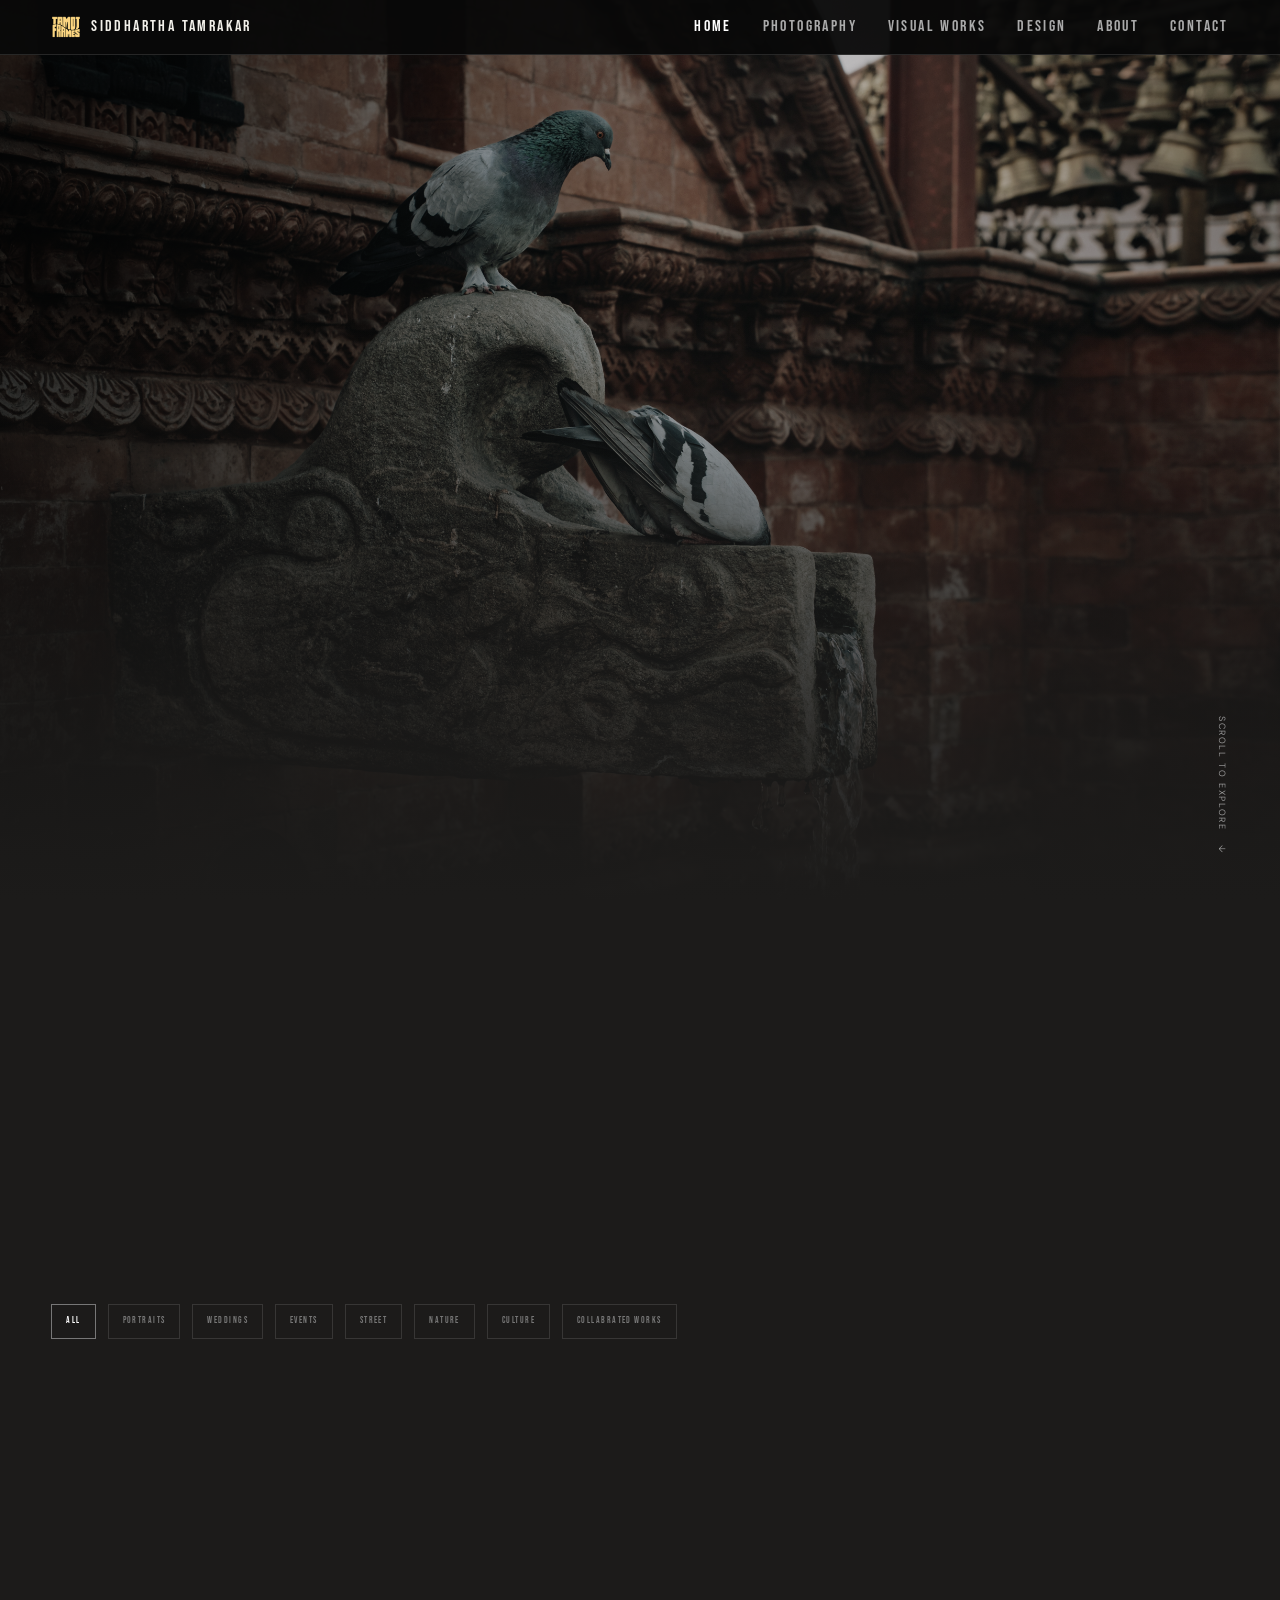
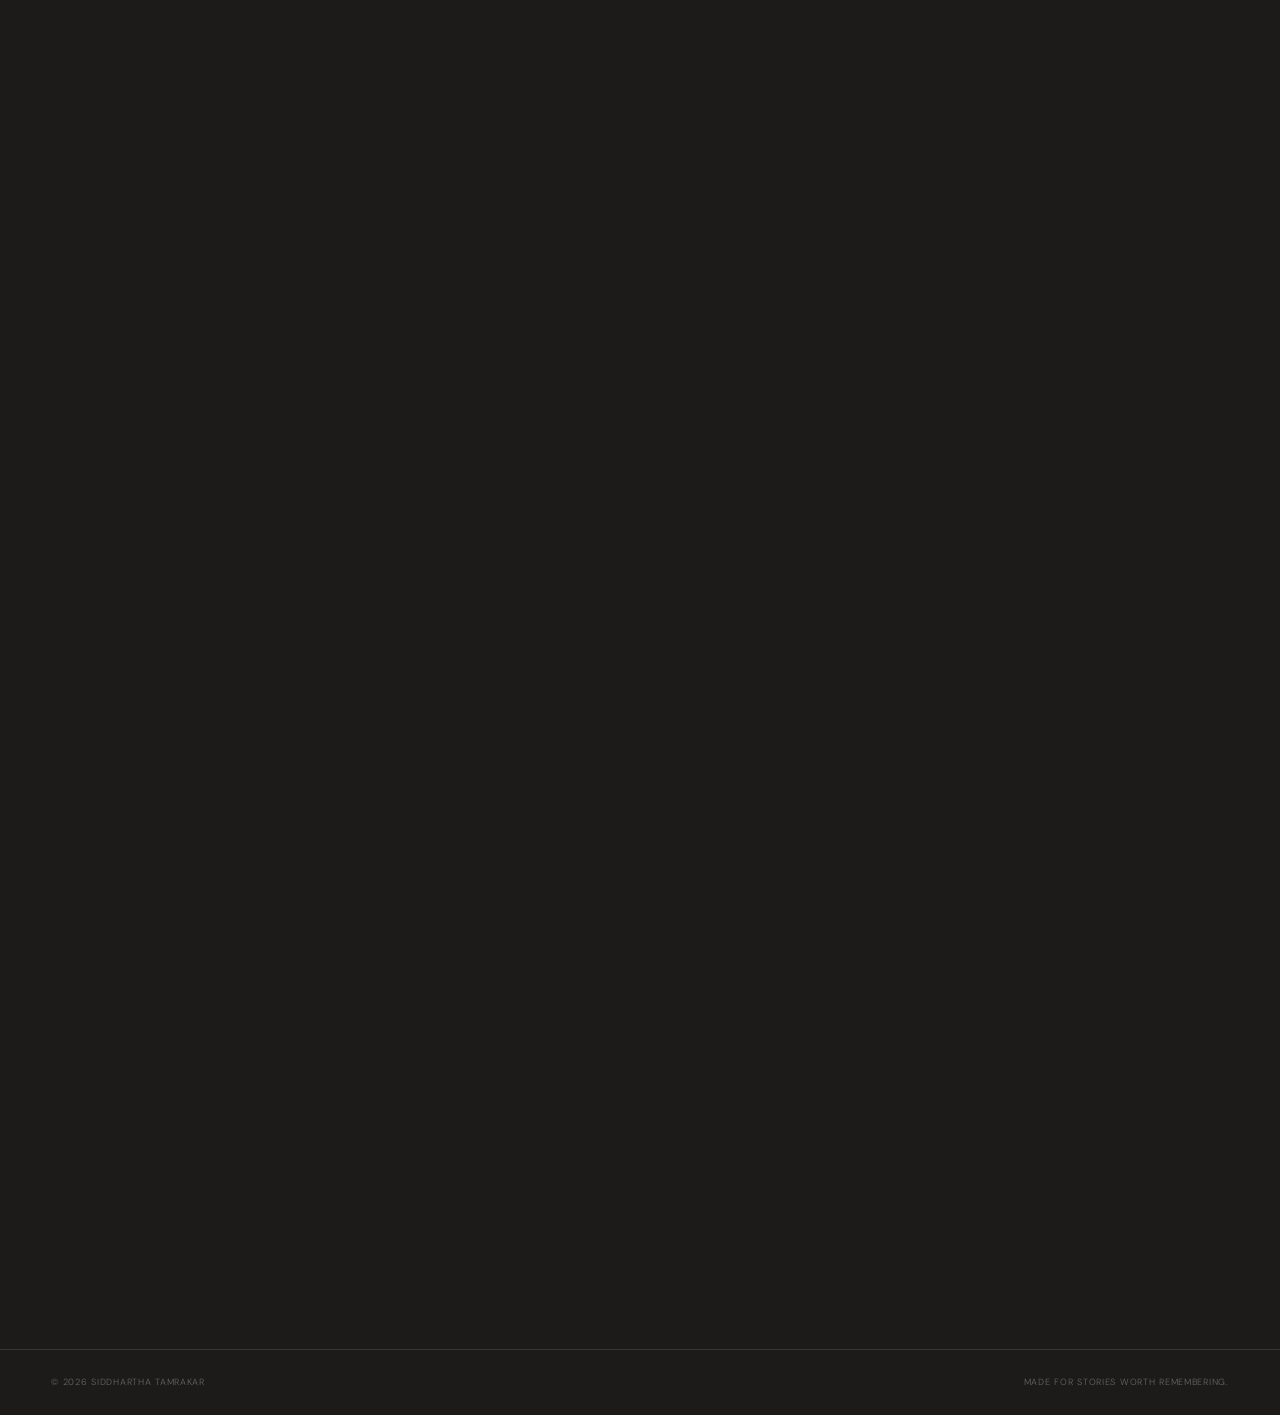
<file: index.html>
<!DOCTYPE html>
<html lang="en">
<head>
  <meta charset="UTF-8">
  <meta name="viewport" content="width=device-width, initial-scale=1.0">
  <meta name="description" content="Siddhartha Tamrakar — Photography, visual works and graphic design portfolio.">
  <title>Siddhartha Tamrakar — Visual Storyteller</title>
  <link rel="preconnect" href="https://fonts.googleapis.com">
  <link rel="preconnect" href="https://fonts.gstatic.com" crossorigin>
  <link href="https://fonts.googleapis.com/css2?family=Bebas+Neue&family=DM+Sans:wght@300;400;500;600&display=swap" rel="stylesheet">
  <link rel="stylesheet" href="style.css?v=18">
</head>
<body>
  <div class="cursor-glow" aria-hidden="true"></div>

  <header class="site-header">
    <a class="brand" href="#home" aria-label="Siddhartha Tamrakar home">
      <span class="brand-logo-frame"><img class="brand-logo" src="assets/icons/alternative-logo.png?v=2" alt=""></span>
      <span class="brand-name">Siddhartha Tamrakar</span>
    </a>
    <button class="menu-toggle" aria-label="Open navigation" aria-expanded="false">
      <span></span><span></span>
    </button>
    <nav class="main-nav" aria-label="Main navigation">
      <a class="active" href="#home">HOME</a>
      <a href="#photography">PHOTOGRAPHY</a>
      <a href="#visual-works">VISUAL WORKS</a>
      <a href="#design">DESIGN</a>
      <a href="#about">ABOUT</a>
      <a href="#contact">CONTACT</a>
    </nav>
  </header>

  <main>
    <section id="home" class="hero section">
      <div class="hero-media">
        <img src="heroimage1.jpg" alt="Pigeons among historic carved stone architecture">
        <div class="hero-vignette"></div>
      </div>
      <div class="hero-content reveal">
        <p class="eyebrow">PHOTOGRAPHER / VISUAL STORYTELLER</p>
        <h1>I photograph<br><em>stories</em><br>wherever I find them.</h1>
        <p class="hero-copy">Weddings, streets, journeys, cultural celebrations and the quiet moments between them.</p>
        <a class="text-link" href="#photography">Explore the work <span>↘</span></a>
      </div>
      <div class="scroll-note">SCROLL TO EXPLORE <span>↓</span></div>
    </section>

    <section id="photography" class="section work-section">
      <div class="section-heading reveal">
        <div>
          <p class="eyebrow">PHOTOGRAPHY</p>
          <h2>Frames that<br><em>remember.</em></h2>
        </div>
        <p class="section-intro">From honest wedding moments to the energy of the street, I look for photographs that feel lived—not staged.</p>
      </div>

      <div class="filter-row" aria-label="Photography categories">
        <button class="filter active" data-filter="all">ALL</button>
        <a class="filter" href="portraits.html">PORTRAITS</a>
        <a class="filter" href="weddings.html">WEDDINGS</a>
        <a class="filter" href="events.html">EVENTS</a>
        <a class="filter" href="street.html">STREET</a>
        <a class="filter" href="nature.html">NATURE</a>
        <a class="filter" href="culture.html">CULTURE</a>
        <a class="filter" href="collabrated-works.html">COLLABRATED WORKS</a>
      </div>

      <div class="photo-grid">
        <figure class="photo-card reveal" data-category="portrait">
          <img src="assets/images/photography/portraits/1000012255.webp" alt="Portrait photography">
          <figcaption><span>PORTRAITS</span><strong>People, as they are</strong></figcaption>
          <a class="photo-card-link" href="portraits.html" aria-label="View portraits"></a>
        </figure>
        <figure class="photo-card reveal" data-category="wedding">
          <img src="assets/images/photography/weddings/DSC_2054.webp" alt="Wedding photography">
          <figcaption><span>WEDDINGS</span><strong>Unscripted promises</strong></figcaption>
          <a class="photo-card-link" href="weddings.html" aria-label="View weddings"></a>
        </figure>
        <figure class="photo-card reveal" data-category="events">
          <img src="assets/images/photography/events/1742700709612.webp" alt="Event photography">
          <figcaption><span>EVENTS</span><strong>Moments in motion</strong></figcaption>
          <a class="photo-card-link" href="events.html" aria-label="View events"></a>
        </figure>
        <figure class="photo-card reveal" data-category="street">
          <img src="assets/images/photography/street/himalayan-blood-kickboxing.png" alt="Himalayan Blood kickboxing event">
          <figcaption><span>STREET</span><strong>Life between moments</strong></figcaption>
          <a class="photo-card-link" href="street.html" aria-label="View street photography"></a>
        </figure>
        <figure class="photo-card reveal" data-category="nature">
          <img src="assets/images/photography/nature/DSC01251.webp" alt="Nature photography">
          <figcaption><span>NATURE</span><strong>Quiet worlds</strong></figcaption>
          <a class="photo-card-link" href="nature.html" aria-label="View nature photography"></a>
        </figure>
        <figure class="photo-card reveal" data-category="culture">
          <img src="assets/images/photography/culture/INFI7751.webp" alt="Culture photography">
          <figcaption><span>CULTURE</span><strong>Tradition in motion</strong></figcaption>
          <a class="photo-card-link" href="culture.html" aria-label="View culture photography"></a>
        </figure>
        <figure class="photo-card reveal" data-category="collabrated-works">
          <img src="assets/images/photography/collabrated-works/DSC01007.webp" alt="Collaborated photography">
          <figcaption><span>PHOTOGRAPHY</span><strong>Collabrated Works</strong></figcaption>
          <a class="photo-card-link" href="collabrated-works.html" aria-label="View Collabrated Works"></a>
        </figure>
      </div>
    </section>

    <section id="visual-works" class="section dark-alt">
      <div class="section-heading reveal">
        <div>
          <p class="eyebrow">VISUAL WORKS</p>
          <h2>Beyond the<br><em>still frame.</em></h2>
        </div>
        <p class="section-intro">Music videos, moving images and visual stories—built around atmosphere, rhythm and emotion.</p>
      </div>

      <div class="visual-list">
        <article class="visual-card reveal">
          <a class="visual-thumb" href="https://youtu.be/PF9KcYB_gxQ?si=ixlmQQspqZqy16g-" target="_blank" rel="noopener noreferrer" aria-label="Watch Gantabya - The Rusniez Band">
            <img src="assets/images/visual-works/gantabya.jpg" alt="Gantabya - The Rusniez Band music video thumbnail">
            <span class="play" aria-hidden="true"></span>
          </a>
          <div class="visual-meta">
            <span>01 — MUSIC VIDEO</span>
            <h3>Gantabya - The Rusniez Band</h3>
            <p>Music Video · Camera / Visual Work</p>
            <a class="text-link" href="https://youtu.be/PF9KcYB_gxQ?si=ixlmQQspqZqy16g-" target="_blank" rel="noopener noreferrer">Watch on YouTube <span>↗</span></a>
          </div>
        </article>

        <article class="visual-card reveal">
          <a class="visual-thumb" href="https://youtu.be/qj5G60zJNsc?si=bjpeNA5VsT2l3nGc" target="_blank" rel="noopener noreferrer" aria-label="Watch Gantabya - The Rusniez Band Behind the Scene">
            <img src="assets/images/visual-works/gantabya-bts.jpg" alt="Gantabya - The Rusniez Band Behind the Scene thumbnail">
            <span class="play" aria-hidden="true"></span>
          </a>
          <div class="visual-meta">
            <span>02 — BEHIND THE SCENES</span>
            <h3>Gantabya - The Rusniez Band - Behind the Scene</h3>
            <p>Behind the Scenes · Production / Visual Documentation</p>
            <a class="text-link" href="https://youtu.be/qj5G60zJNsc?si=bjpeNA5VsT2l3nGc" target="_blank" rel="noopener noreferrer">Watch on YouTube <span>↗</span></a>
          </div>
        </article>

        <article class="visual-card reveal">
          <a class="visual-thumb" href="https://www.youtube.com/watch?v=0HZnFJZ7xII&list=RD0HZnFJZ7xII&start_radio=1" target="_blank" rel="noopener noreferrer" aria-label="Watch Maya Jhuto - Bimba Band">
            <img src="assets/images/visual-works/maya-jhuto.jpg" alt="Maya Jhuto - Bimba Band music video thumbnail">
            <span class="play" aria-hidden="true"></span>
          </a>
          <div class="visual-meta">
            <span>03 — MUSIC VIDEO</span>
            <h3>Maya Jhuto - Bimba Band</h3>
            <p>Music Video · Camera / Visual Work</p>
            <a class="text-link" href="https://www.youtube.com/watch?v=0HZnFJZ7xII&list=RD0HZnFJZ7xII&start_radio=1" target="_blank" rel="noopener noreferrer">Watch on YouTube <span>↗</span></a>
          </div>
        </article>
      </div>
    </section>

    <section id="design" class="section work-section">
      <div class="section-heading reveal">
        <div>
          <p class="eyebrow">DESIGNS</p>
          <h2>Visuals for the<br><em>digital world.</em></h2>
        </div>
        <p class="section-intro">Thumbnail design, social graphics and visual assets created to make ideas clearer—and impossible to scroll past.</p>
      </div>

      <div class="design-grid" data-gallery="designs">
      </div>
    </section>

    <section id="about" class="section about-section dark-alt">
      <div class="about-layout">
        <div class="about-image reveal"><img src="assets/images/about/hero-image.jpg" alt="Portrait of Siddhartha Tamrakar"></div>
        <div class="about-copy reveal">
          <p class="eyebrow"> ABOUT</p>
          <h2>Hi, I'm<br><em>Siddhartha.</em></h2>
        
          <p class="lead"><strong>I don't just photograph what happens, I photograph how it feels.</strong>
          <p class="intro"> I’ve always believed that the best photographs are the ones you can truly feel.</p>
          <p class="intro">Whether it’s the quiet intimacy of a wedding, the vibrant energy of a cultural festival, or a fleeting moment on the street, I am drawn to stories that connect us to our roots.</p>
          <p class="intro">Growing up surrounded by the richness of Newa culture, I developed a deep respect for tradition, community, and the beauty of unscripted moments. When I pick up my camera, I'm not just looking for a perfect pose or a pretty background, I'm looking for authenticity.</p>
          <p class="intro">My approach blends cinematic visuals with raw, honest emotion. Long after the day has passed, I want you to look back at your photos and not just remember what happened, but remember exactly how it felt.</p>
          
          <div class="about-tags"><span>PHOTOGRAPHY</span><span>VISUALS</span><span>DESIGN</span><span>NEPAL</span></div>
          <div class="about-gear">
            <h3 class="eyebrow">MY GEAR</h3>
            <ol class="about-gear-list">
              <li class="about-gear-item">
                <h4>SONY ALPHA 7 IV</h4>
                <p>Sigma 24-70mm f/2.8 DG DN II</p>
                <p>Sigma 85mm f/1.4</p>
              </li>
              <li class="about-gear-item">
                <h4>NIKON Z5</h4>
                <p>NIKKOR 85mm f/1.4</p>
              </li>
            </ol>
          </div>
        </div>
      </div>
    </section>

    <section id="contact" class="section contact-section">
      <div class="contact-inner reveal">
        <p class="eyebrow">CONTACT</p>
        <h2>Have a story<br>in <em>mind?</em></h2>
        <p>For photography, visual work, collaborations or design projects,</p>
        <p>OR</p>
        <p>If you wanna Hire a Free Lance Photographer,let's talk.</p>
        
        <div class="socials">
          <a href="https://instagram.com/new3ar" target="_blank" rel="noopener noreferrer" aria-label="Personal Instagram">Personal Instagram</a>
          <a href="https://www.instagram.com/tamotframes/" target="_blank" rel="noopener noreferrer" aria-label="Tamot frames Instagram">Tamot Frames Instagram</a>
          <a href="mailto:tamotframes2026@gmail.com?subject=Portfolio%20Inquiry&amp;body=Hello%20Siddhartha%2C%0A%0AI%20would%20like%20to%20discuss%20a%20photo%20or%20design%20project.%0A%0A" data-desktop-href="https://mail.google.com/mail/?view=cm&amp;fs=1&amp;to=tamotframes2026%40gmail.com&amp;su=Portfolio%20Inquiry&amp;body=Hello%20Siddhartha%2C%0A%0AI%20would%20like%20to%20discuss%20a%20photo%20or%20design%20project.%0A%0A" aria-label="Email tamotframes2026@gmail.com">GMAIL</a>
          <a href="https://www.youtube.com/@New3ar" target="_blank" rel="noopener noreferrer" aria-label="YouTube">YouTube</a>
        </div>
      </div>
    </section>
  </main>

  <footer class="site-footer">
    <span>© <span id="year"></span> Siddhartha Tamrakar</span>
    <span>Made for stories worth remembering.</span>
  </footer>

  <script src="gallery-data.js?v=2"></script>
  <script src="script.js?v=2"></script>
</body>
</html>
</file>
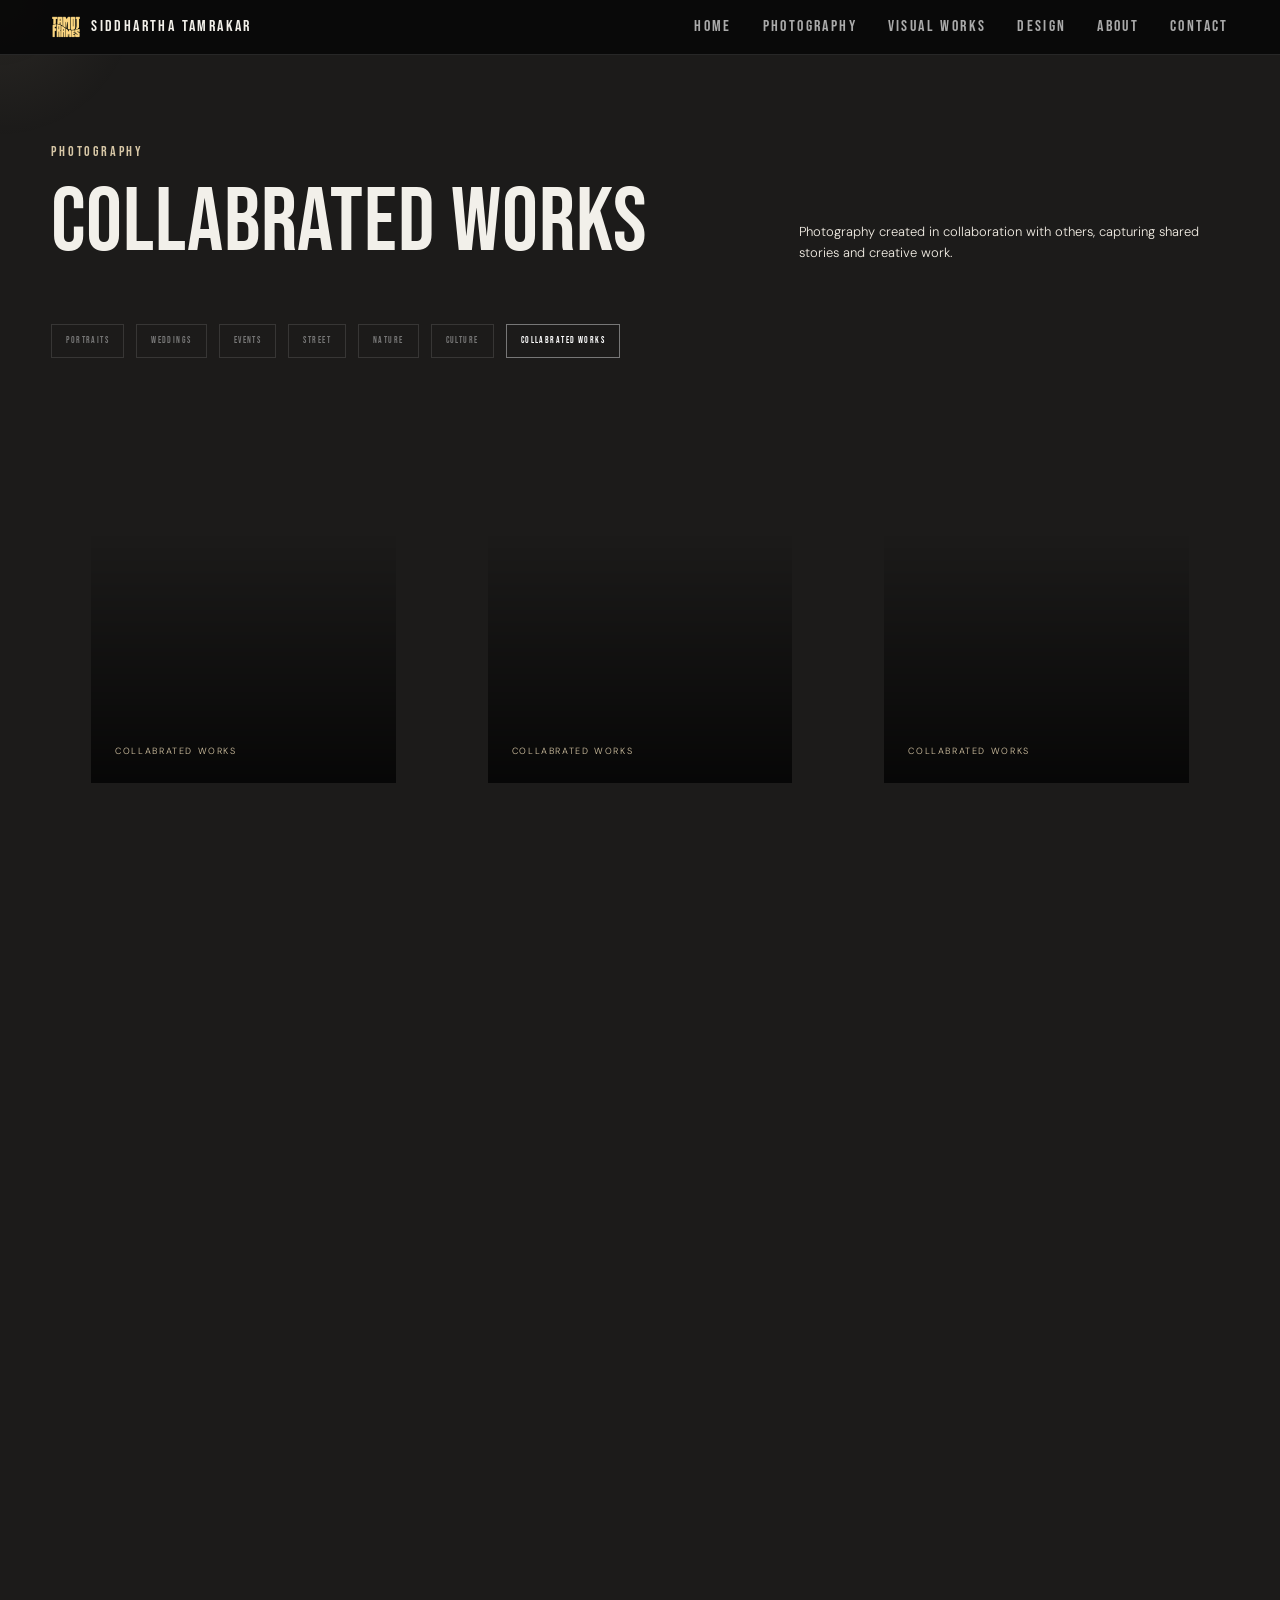
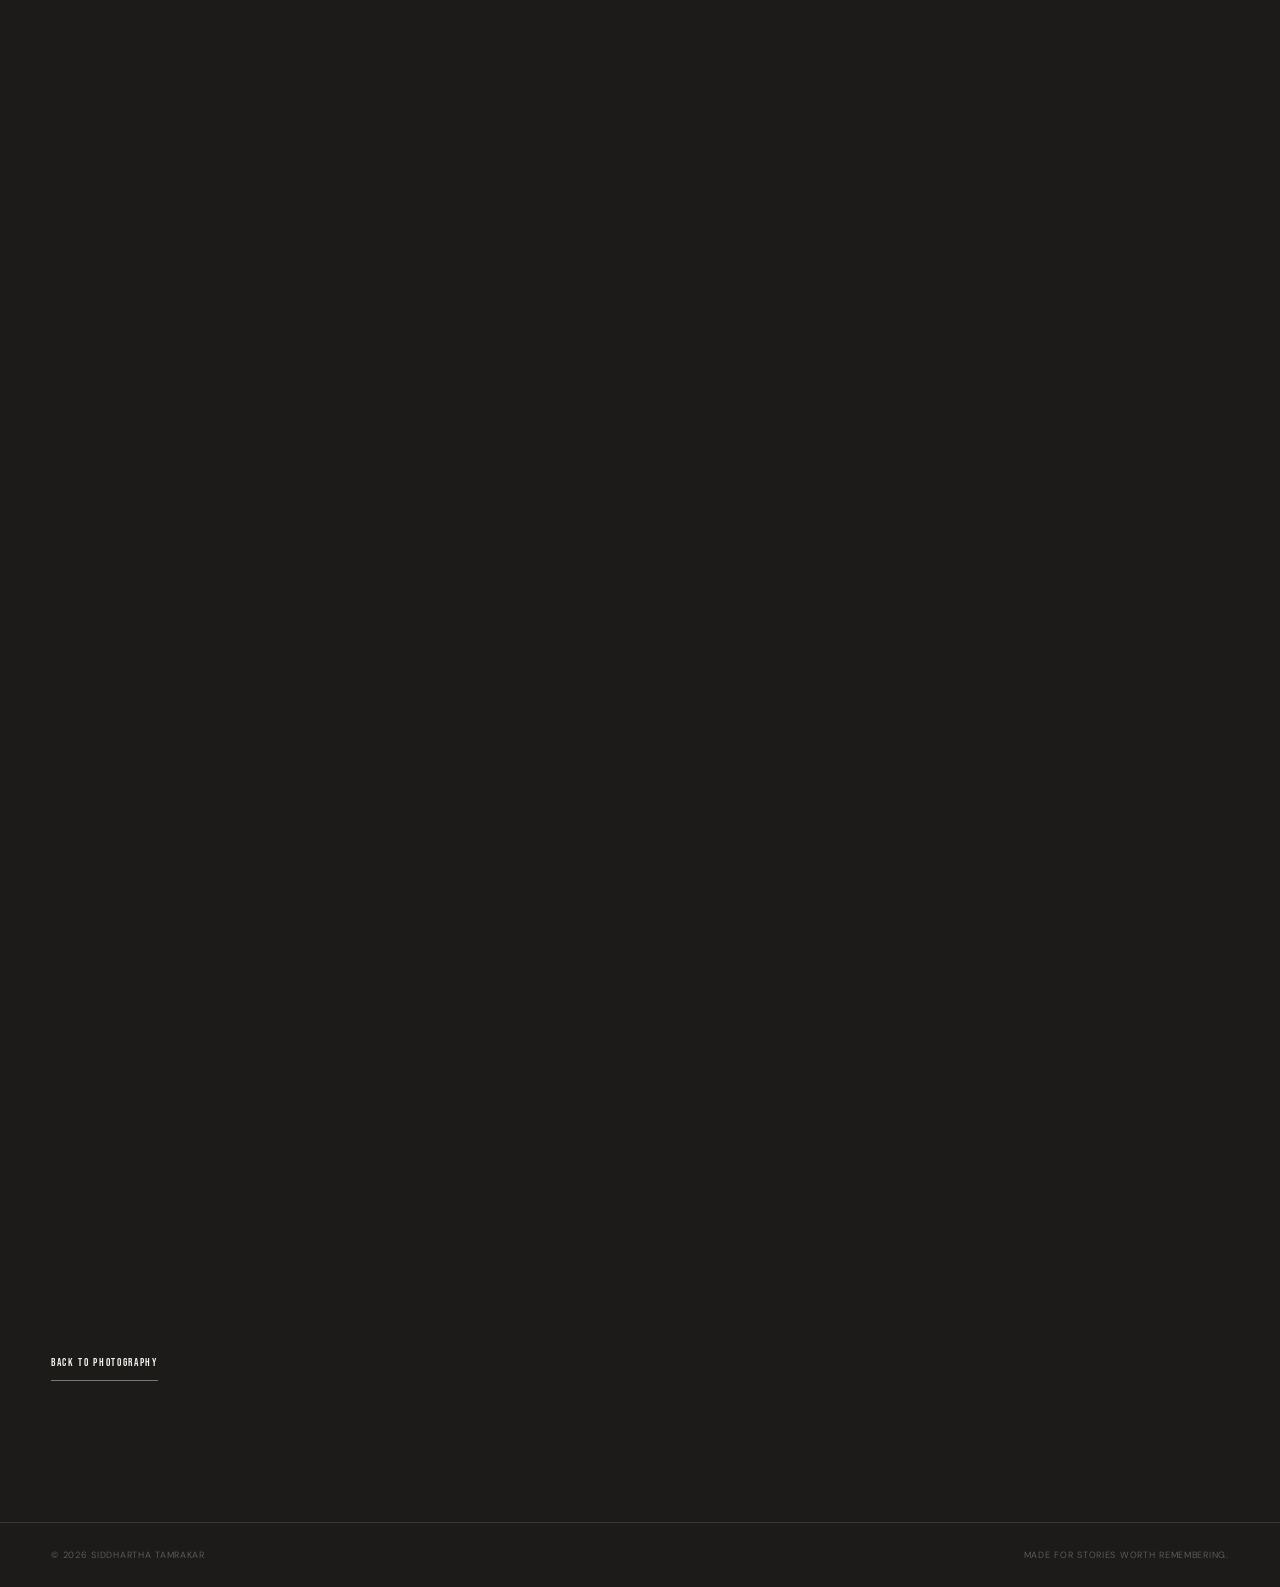
<file: collabrated-works.html>
<!DOCTYPE html>
<html lang="en">
<head>
  <meta charset="UTF-8">
  <meta name="viewport" content="width=device-width, initial-scale=1.0">
  <meta name="description" content="Collabrated works by Siddhartha Tamrakar.">
  <title>Collabrated Works — Siddhartha Tamrakar</title>
  <link rel="preconnect" href="https://fonts.googleapis.com">
  <link rel="preconnect" href="https://fonts.gstatic.com" crossorigin>
  <link href="https://fonts.googleapis.com/css2?family=Bebas+Neue&family=DM+Sans:wght@300;400;500;600&display=swap" rel="stylesheet">
  <link rel="stylesheet" href="style.css?v=17">
</head>
<body>
  <div class="cursor-glow" aria-hidden="true"></div>
  <header class="site-header">
    <a class="brand" href="index.html#home" aria-label="Siddhartha Tamrakar home">
      <span class="brand-logo-frame"><img class="brand-logo" src="assets/icons/alternative-logo.png?v=2" alt=""></span>
      <span class="brand-name">Siddhartha Tamrakar</span>
    </a>
    <button class="menu-toggle" aria-label="Open navigation" aria-expanded="false"><span></span><span></span></button>
    <nav class="main-nav" aria-label="Main navigation">
      <a href="index.html#home">HOME</a><a href="index.html#photography">PHOTOGRAPHY</a>
      <a href="index.html#visual-works">VISUAL WORKS</a><a href="index.html#design">DESIGN</a>
      <a href="index.html#about">ABOUT</a><a href="index.html#contact">CONTACT</a>
    </nav>
  </header>
  <main>
    <section class="section work-section category-page">
      <div class="section-heading reveal">
        <div><p class="eyebrow">PHOTOGRAPHY</p><h1 class="section-heading-title">Collabrated Works</h1></div>
        <p class="section-intro">Photography created in collaboration with others, capturing shared stories and creative work.</p>
      </div>
      <nav class="filter-row" aria-label="Photography categories">
        <a class="filter" href="portraits.html">PORTRAITS</a><a class="filter" href="weddings.html">WEDDINGS</a>
        <a class="filter" href="events.html">EVENTS</a><a class="filter" href="street.html">STREET</a>
        <a class="filter" href="nature.html">NATURE</a><a class="filter" href="culture.html">CULTURE</a>
        <a class="filter active" href="collabrated-works.html" aria-current="page">COLLABRATED WORKS</a>
      </nav>
      <div class="photo-grid category-gallery" data-gallery="collabrated-works"></div>
      <a class="text-link category-back" href="index.html#photography">Back to photography</a>
    </section>
  </main>
  <footer class="site-footer">
    <span>© <span id="year"></span> Siddhartha Tamrakar</span><span>Made for stories worth remembering.</span>
  </footer>
  <script src="gallery-data.js"></script>
  <script src="script.js"></script>
</body>
</html>
</file>
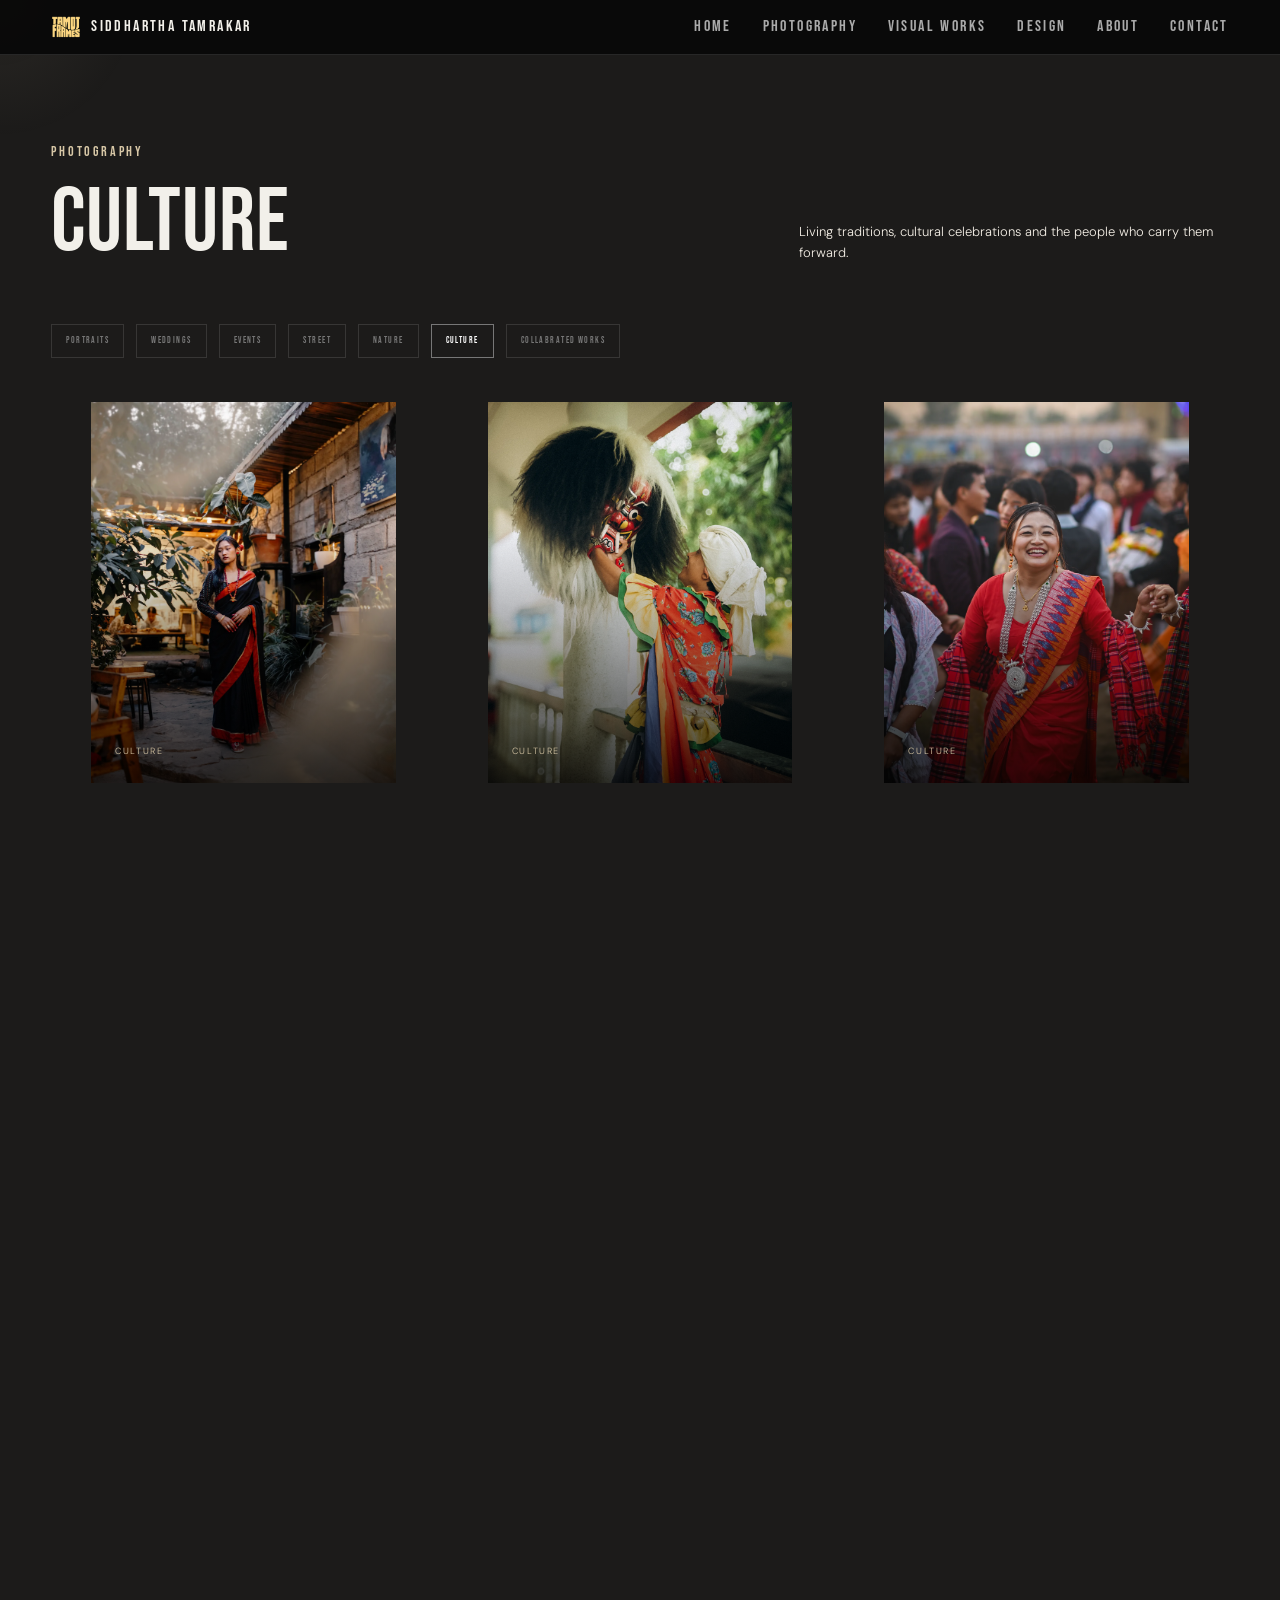
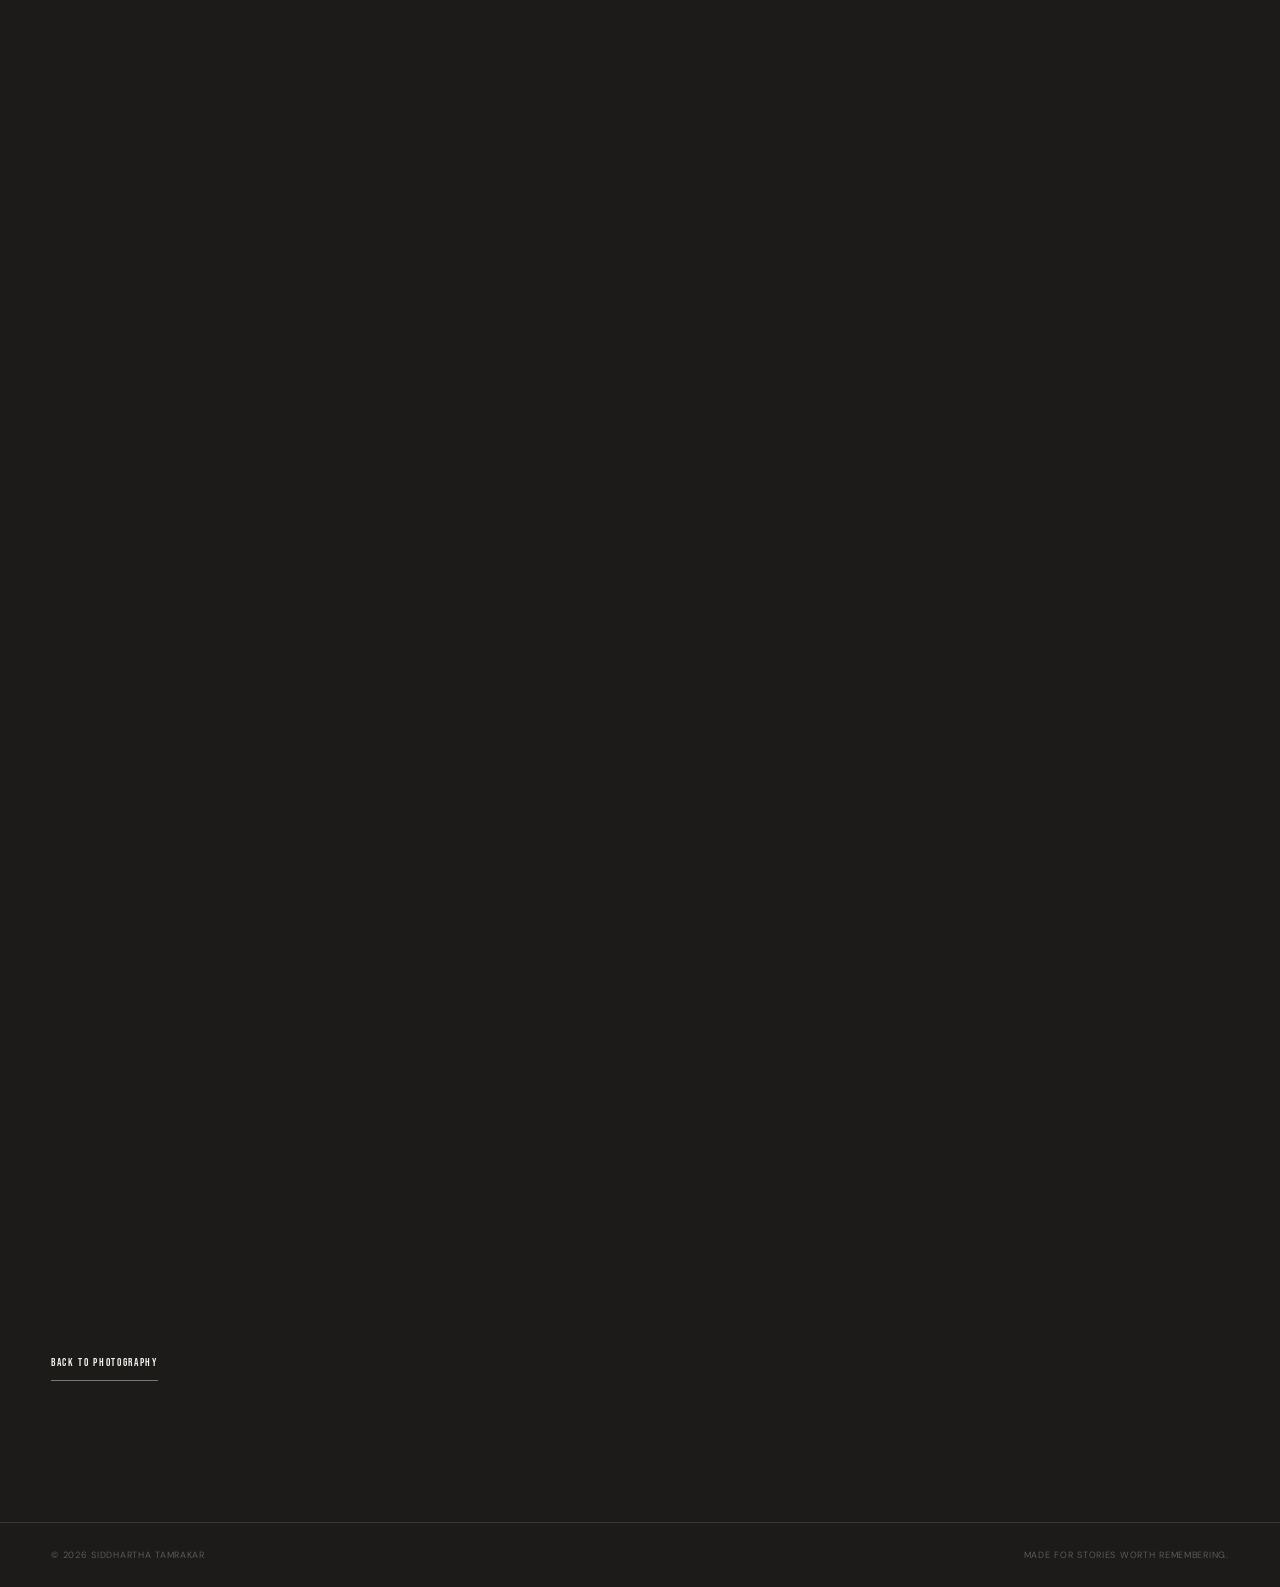
<file: culture.html>
<!DOCTYPE html>
<html lang="en">
<head>
  <meta charset="UTF-8">
  <meta name="viewport" content="width=device-width, initial-scale=1.0">
  <meta name="description" content="Culture photography by Siddhartha Tamrakar.">
  <title>Culture — Siddhartha Tamrakar</title>
  <link rel="preconnect" href="https://fonts.googleapis.com">
  <link rel="preconnect" href="https://fonts.gstatic.com" crossorigin>
  <link href="https://fonts.googleapis.com/css2?family=Bebas+Neue&family=DM+Sans:wght@300;400;500;600&display=swap" rel="stylesheet">
  <link rel="stylesheet" href="style.css?v=17">
</head>
<body>
  <div class="cursor-glow" aria-hidden="true"></div>
  <header class="site-header">
    <a class="brand" href="index.html#home" aria-label="Siddhartha Tamrakar home">
      <span class="brand-logo-frame"><img class="brand-logo" src="assets/icons/alternative-logo.png?v=2" alt=""></span>
      <span class="brand-name">Siddhartha Tamrakar</span>
    </a>
    <button class="menu-toggle" aria-label="Open navigation" aria-expanded="false"><span></span><span></span></button>
    <nav class="main-nav" aria-label="Main navigation">
      <a href="index.html#home">HOME</a><a href="index.html#photography">PHOTOGRAPHY</a>
      <a href="index.html#visual-works">VISUAL WORKS</a><a href="index.html#design">DESIGN</a>
      <a href="index.html#about">ABOUT</a><a href="index.html#contact">CONTACT</a>
    </nav>
  </header>
  <main>
    <section class="section work-section category-page">
      <div class="section-heading reveal">
        <div><p class="eyebrow">PHOTOGRAPHY</p><h1 class="section-heading-title">Culture</h1></div>
        <p class="section-intro">Living traditions, cultural celebrations and the people who carry them forward.</p>
      </div>
      <nav class="filter-row" aria-label="Photography categories">
        <a class="filter" href="portraits.html">PORTRAITS</a><a class="filter" href="weddings.html">WEDDINGS</a>
        <a class="filter" href="events.html">EVENTS</a><a class="filter" href="street.html">STREET</a>
        <a class="filter" href="nature.html">NATURE</a>
        <a class="filter active" href="culture.html" aria-current="page">CULTURE</a>
        <a class="filter" href="collabrated-works.html">COLLABRATED WORKS</a>
      </nav>
      <div class="photo-grid category-gallery" data-gallery="culture"></div>
      <a class="text-link category-back" href="index.html#photography">Back to photography</a>
    </section>
  </main>
  <footer class="site-footer">
    <span>© <span id="year"></span> Siddhartha Tamrakar</span><span>Made for stories worth remembering.</span>
  </footer>
  <script src="gallery-data.js"></script>
  <script src="script.js"></script>
</body>
</html>
</file>
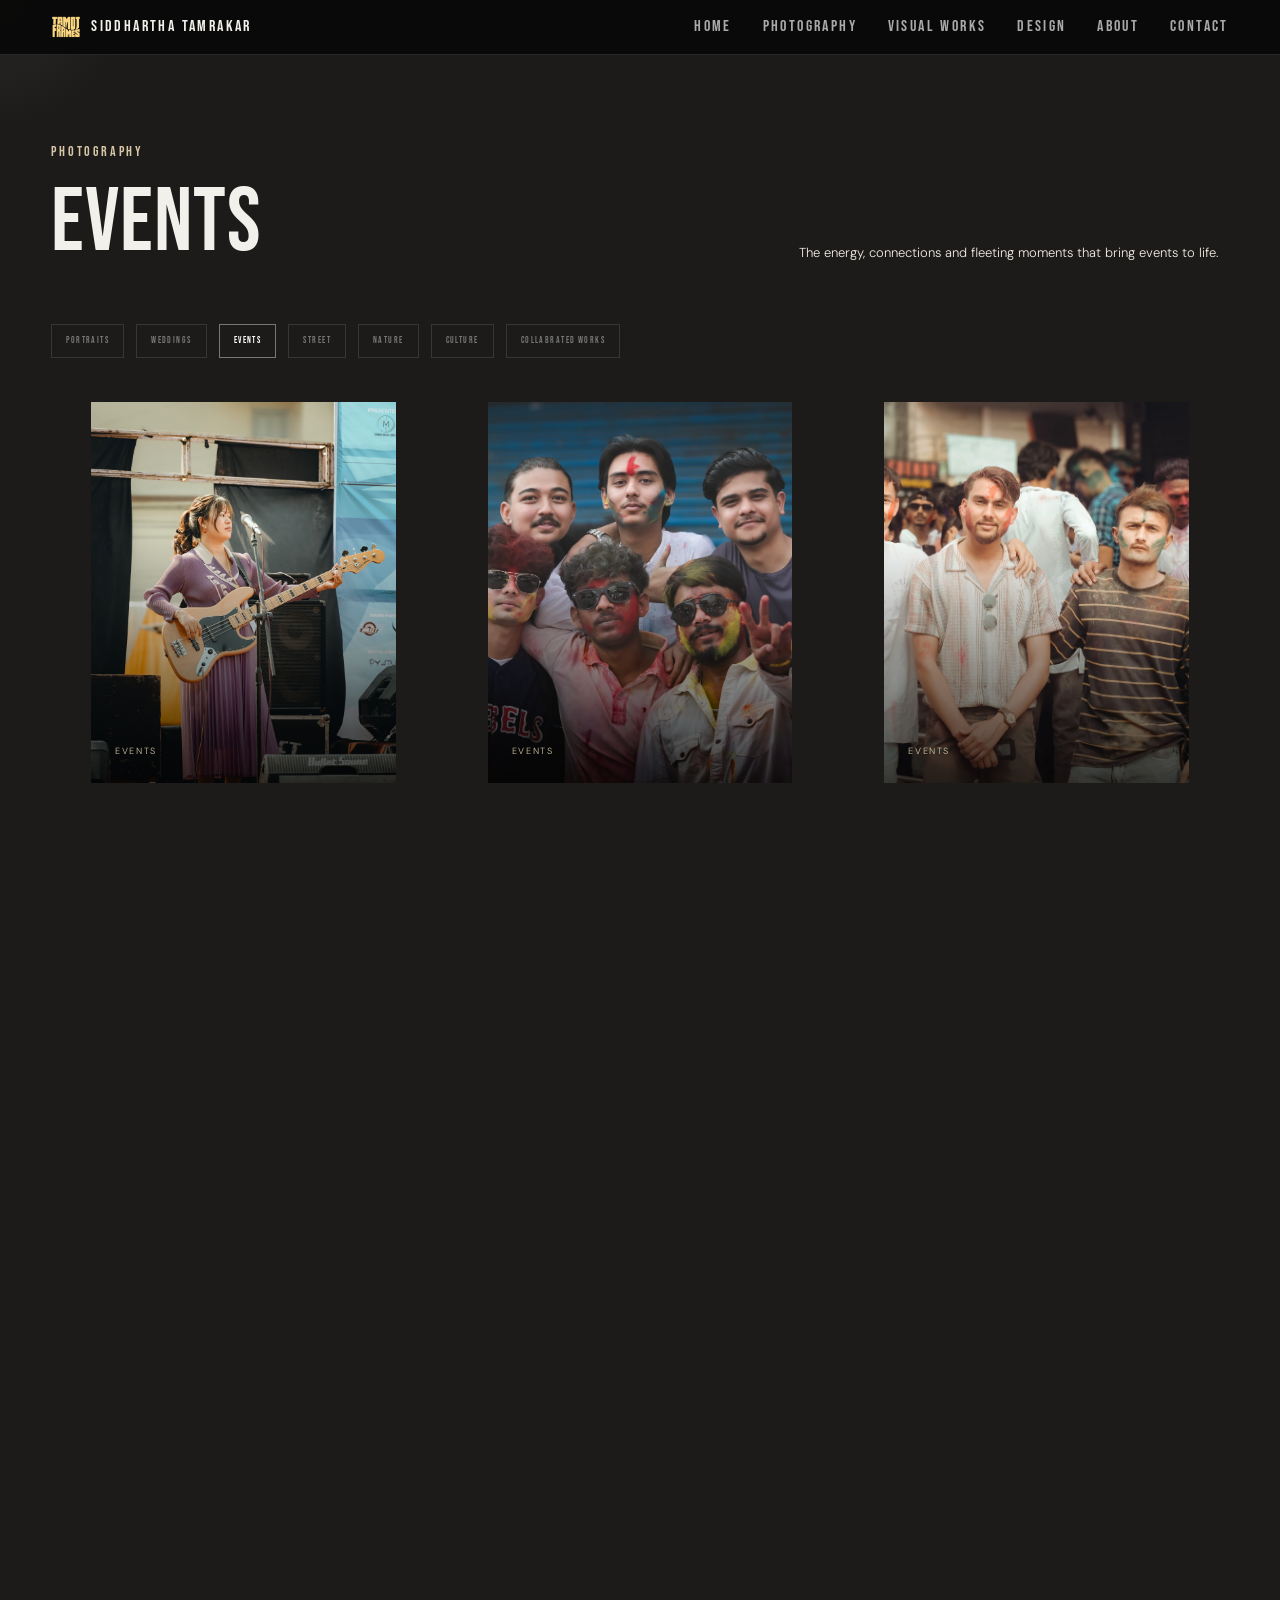
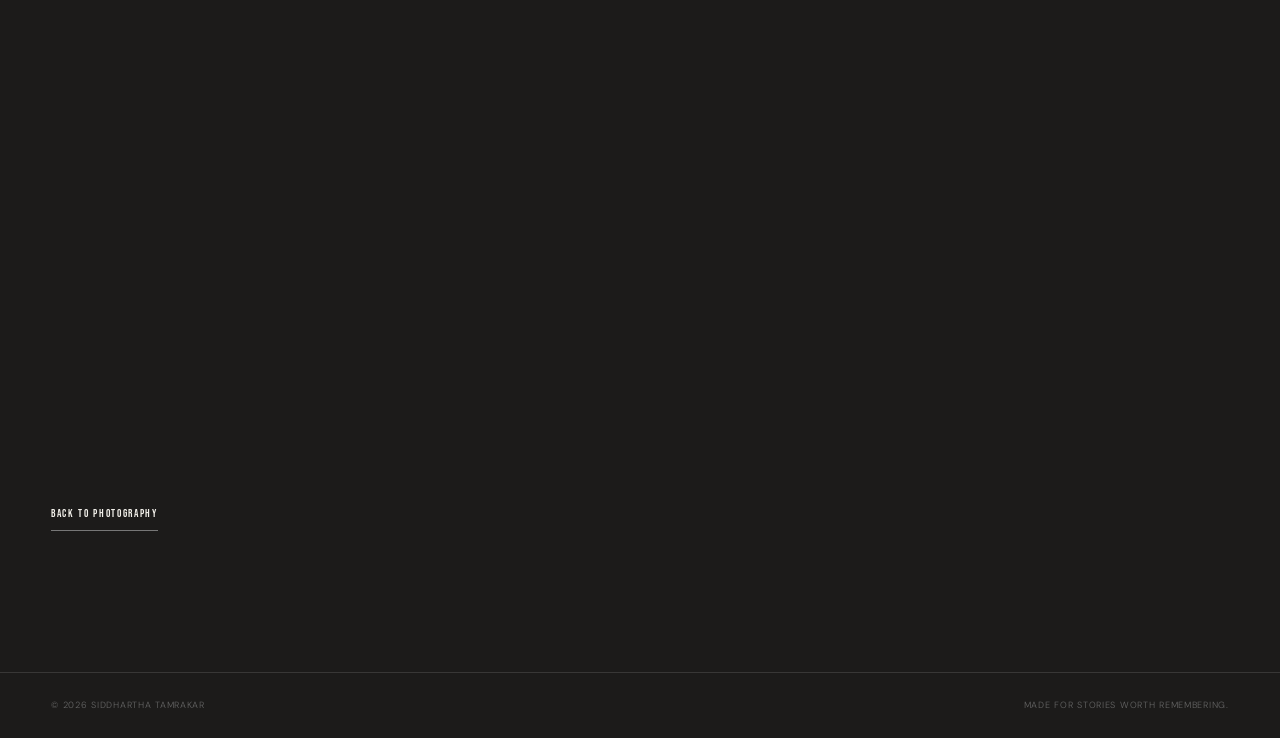
<file: events.html>
<!DOCTYPE html>
<html lang="en">
<head>
  <meta charset="UTF-8">
  <meta name="viewport" content="width=device-width, initial-scale=1.0">
  <meta name="description" content="Event photography by Siddhartha Tamrakar.">
  <title>Events — Siddhartha Tamrakar</title>
  <link rel="preconnect" href="https://fonts.googleapis.com">
  <link rel="preconnect" href="https://fonts.gstatic.com" crossorigin>
  <link href="https://fonts.googleapis.com/css2?family=Bebas+Neue&family=DM+Sans:wght@300;400;500;600&display=swap" rel="stylesheet">
  <link rel="stylesheet" href="style.css?v=17">
</head>
<body>
  <div class="cursor-glow" aria-hidden="true"></div>
  <header class="site-header">
    <a class="brand" href="index.html#home" aria-label="Siddhartha Tamrakar home">
      <span class="brand-logo-frame"><img class="brand-logo" src="assets/icons/alternative-logo.png?v=2" alt=""></span>
      <span class="brand-name">Siddhartha Tamrakar</span>
    </a>
    <button class="menu-toggle" aria-label="Open navigation" aria-expanded="false"><span></span><span></span></button>
    <nav class="main-nav" aria-label="Main navigation">
      <a href="index.html#home">HOME</a><a href="index.html#photography">PHOTOGRAPHY</a>
      <a href="index.html#visual-works">VISUAL WORKS</a><a href="index.html#design">DESIGN</a>
      <a href="index.html#about">ABOUT</a><a href="index.html#contact">CONTACT</a>
    </nav>
  </header>
  <main>
    <section class="section work-section category-page">
      <div class="section-heading reveal">
        <div><p class="eyebrow">PHOTOGRAPHY</p><h1 class="section-heading-title">Events</h1></div>
        <p class="section-intro">The energy, connections and fleeting moments that bring events to life.</p>
      </div>
      <nav class="filter-row" aria-label="Photography categories">
        <a class="filter" href="portraits.html">PORTRAITS</a><a class="filter" href="weddings.html">WEDDINGS</a>
        <a class="filter active" href="events.html" aria-current="page">EVENTS</a>
        <a class="filter" href="street.html">STREET</a><a class="filter" href="nature.html">NATURE</a>
        <a class="filter" href="culture.html">CULTURE</a>
        <a class="filter" href="collabrated-works.html">COLLABRATED WORKS</a>
      </nav>
      <div class="photo-grid category-gallery" data-gallery="events"></div>
      <a class="text-link category-back" href="index.html#photography">Back to photography</a>
    </section>
  </main>
  <footer class="site-footer">
    <span>© <span id="year"></span> Siddhartha Tamrakar</span><span>Made for stories worth remembering.</span>
  </footer>
  <script src="gallery-data.js"></script>
  <script src="script.js"></script>
</body>
</html>
</file>
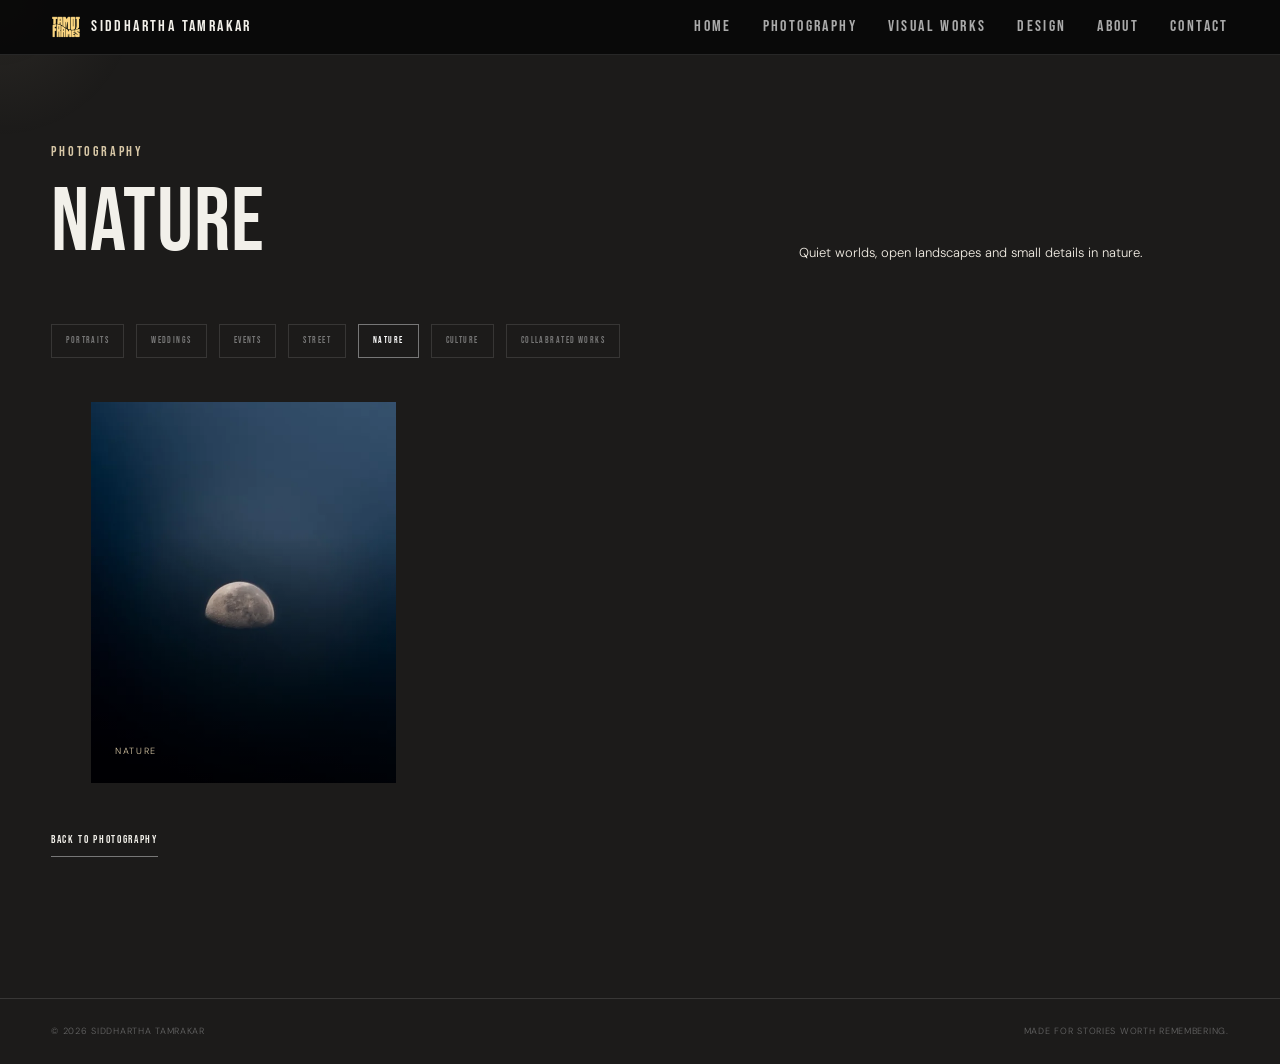
<file: nature.html>
<!DOCTYPE html>
<html lang="en">
<head>
  <meta charset="UTF-8">
  <meta name="viewport" content="width=device-width, initial-scale=1.0">
  <meta name="description" content="Nature photography by Siddhartha Tamrakar.">
  <title>Nature — Siddhartha Tamrakar</title>
  <link rel="preconnect" href="https://fonts.googleapis.com">
  <link rel="preconnect" href="https://fonts.gstatic.com" crossorigin>
  <link href="https://fonts.googleapis.com/css2?family=Bebas+Neue&family=DM+Sans:wght@300;400;500;600&display=swap" rel="stylesheet">
  <link rel="stylesheet" href="style.css?v=17">
</head>
<body>
  <div class="cursor-glow" aria-hidden="true"></div>
  <header class="site-header">
    <a class="brand" href="index.html#home" aria-label="Siddhartha Tamrakar home">
      <span class="brand-logo-frame"><img class="brand-logo" src="assets/icons/alternative-logo.png?v=2" alt=""></span>
      <span class="brand-name">Siddhartha Tamrakar</span>
    </a>
    <button class="menu-toggle" aria-label="Open navigation" aria-expanded="false"><span></span><span></span></button>
    <nav class="main-nav" aria-label="Main navigation">
      <a href="index.html#home">HOME</a><a href="index.html#photography">PHOTOGRAPHY</a>
      <a href="index.html#visual-works">VISUAL WORKS</a><a href="index.html#design">DESIGN</a>
      <a href="index.html#about">ABOUT</a><a href="index.html#contact">CONTACT</a>
    </nav>
  </header>
  <main>
    <section class="section work-section category-page">
      <div class="section-heading reveal">
        <div><p class="eyebrow">PHOTOGRAPHY</p><h1 class="section-heading-title">Nature</h1></div>
        <p class="section-intro">Quiet worlds, open landscapes and small details in nature.</p>
      </div>
      <nav class="filter-row" aria-label="Photography categories">
        <a class="filter" href="portraits.html">PORTRAITS</a><a class="filter" href="weddings.html">WEDDINGS</a>
        <a class="filter" href="events.html">EVENTS</a><a class="filter" href="street.html">STREET</a>
        <a class="filter active" href="nature.html" aria-current="page">NATURE</a>
        <a class="filter" href="culture.html">CULTURE</a>
        <a class="filter" href="collabrated-works.html">COLLABRATED WORKS</a>
      </nav>
      <div class="photo-grid category-gallery" data-gallery="nature"></div>
      <a class="text-link category-back" href="index.html#photography">Back to photography</a>
    </section>
  </main>
  <footer class="site-footer">
    <span>© <span id="year"></span> Siddhartha Tamrakar</span><span>Made for stories worth remembering.</span>
  </footer>
  <script src="gallery-data.js"></script>
  <script src="script.js"></script>
</body>
</html>
</file>
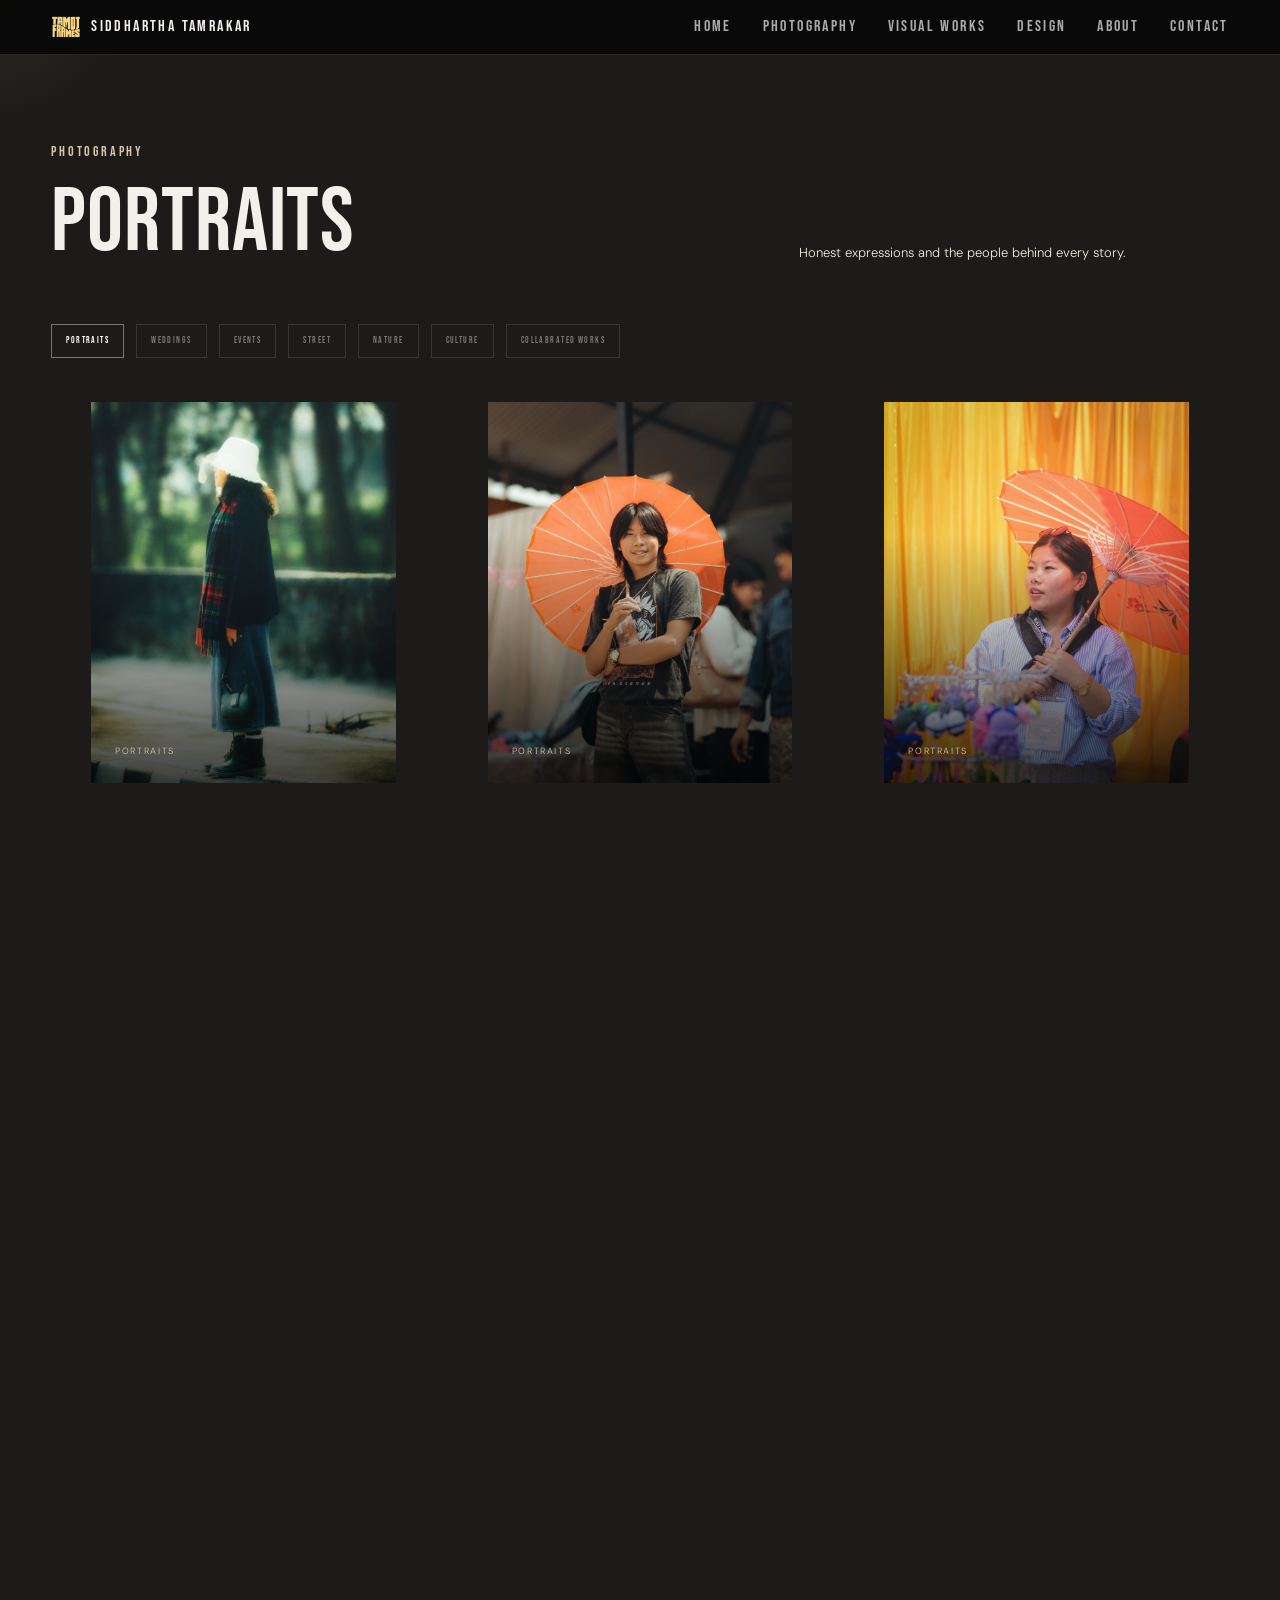
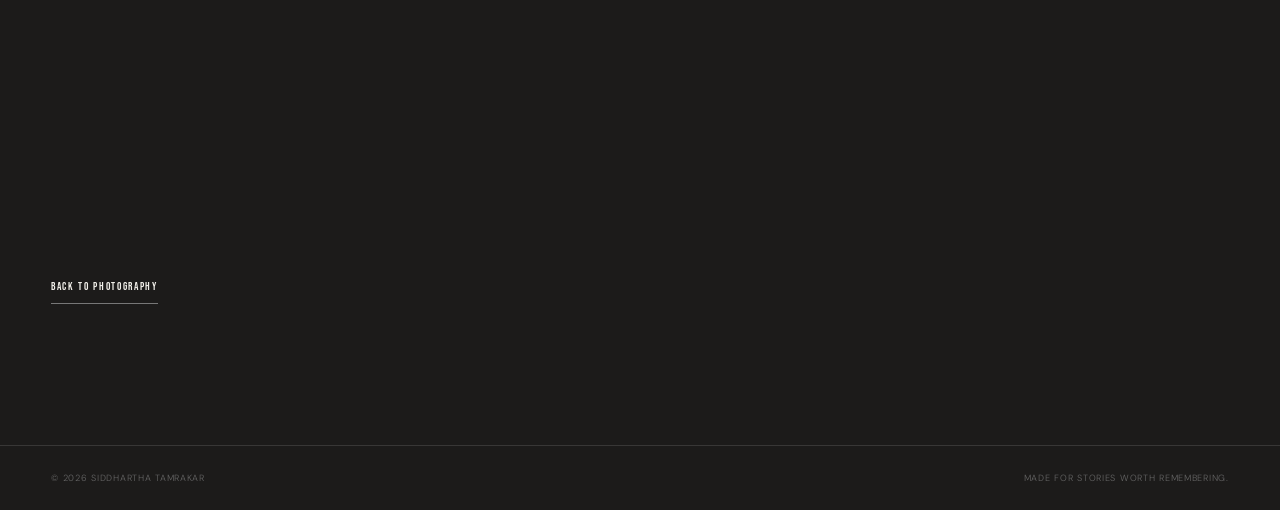
<file: portraits.html>
<!DOCTYPE html>
<html lang="en">
<head>
  <meta charset="UTF-8">
  <meta name="viewport" content="width=device-width, initial-scale=1.0">
  <meta name="description" content="Portrait photography by Siddhartha Tamrakar.">
  <title>Portraits — Siddhartha Tamrakar</title>
  <link rel="preconnect" href="https://fonts.googleapis.com">
  <link rel="preconnect" href="https://fonts.gstatic.com" crossorigin>
  <link href="https://fonts.googleapis.com/css2?family=Bebas+Neue&family=DM+Sans:wght@300;400;500;600&display=swap" rel="stylesheet">
  <link rel="stylesheet" href="style.css?v=17">
</head>
<body>
  <div class="cursor-glow" aria-hidden="true"></div>
  <header class="site-header">
    <a class="brand" href="index.html#home" aria-label="Siddhartha Tamrakar home">
      <span class="brand-logo-frame"><img class="brand-logo" src="assets/icons/alternative-logo.png?v=2" alt=""></span>
      <span class="brand-name">Siddhartha Tamrakar</span>
    </a>
    <button class="menu-toggle" aria-label="Open navigation" aria-expanded="false"><span></span><span></span></button>
    <nav class="main-nav" aria-label="Main navigation">
      <a href="index.html#home">HOME</a><a href="index.html#photography">PHOTOGRAPHY</a>
      <a href="index.html#visual-works">VISUAL WORKS</a><a href="index.html#design">DESIGN</a>
      <a href="index.html#about">ABOUT</a><a href="index.html#contact">CONTACT</a>
    </nav>
  </header>
  <main>
    <section class="section work-section category-page">
      <div class="section-heading reveal">
        <div><p class="eyebrow">PHOTOGRAPHY</p><h1 class="section-heading-title">Portraits</h1></div>
        <p class="section-intro">Honest expressions and the people behind every story.</p>
      </div>
      <nav class="filter-row" aria-label="Photography categories">
        <a class="filter active" href="portraits.html" aria-current="page">PORTRAITS</a>
        <a class="filter" href="weddings.html">WEDDINGS</a><a class="filter" href="events.html">EVENTS</a>
        <a class="filter" href="street.html">STREET</a><a class="filter" href="nature.html">NATURE</a>
        <a class="filter" href="culture.html">CULTURE</a>
        <a class="filter" href="collabrated-works.html">COLLABRATED WORKS</a>
      </nav>
      <div class="photo-grid category-gallery" data-gallery="portraits"></div>
      <a class="text-link category-back" href="index.html#photography">Back to photography</a>
    </section>
  </main>
  <footer class="site-footer">
    <span>© <span id="year"></span> Siddhartha Tamrakar</span><span>Made for stories worth remembering.</span>
  </footer>
  <script src="gallery-data.js"></script>
  <script src="script.js"></script>
</body>
</html>
</file>
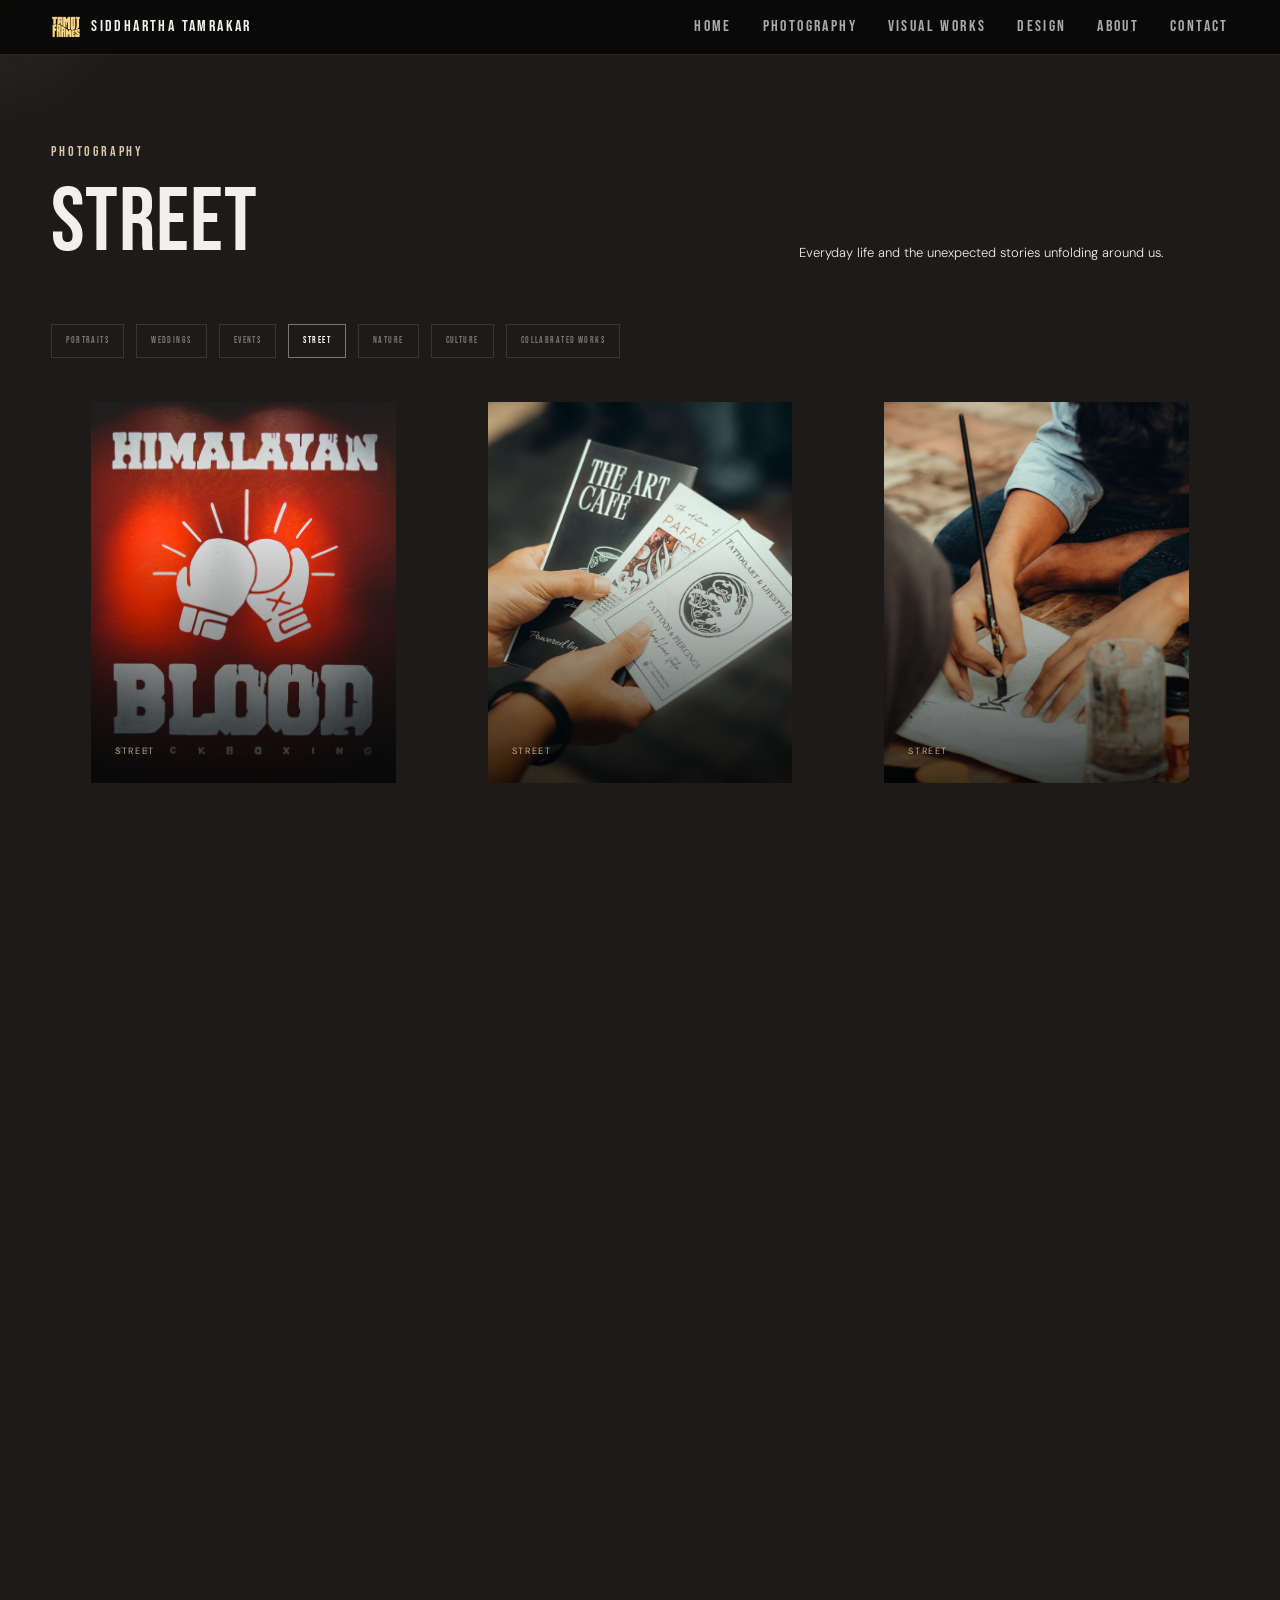
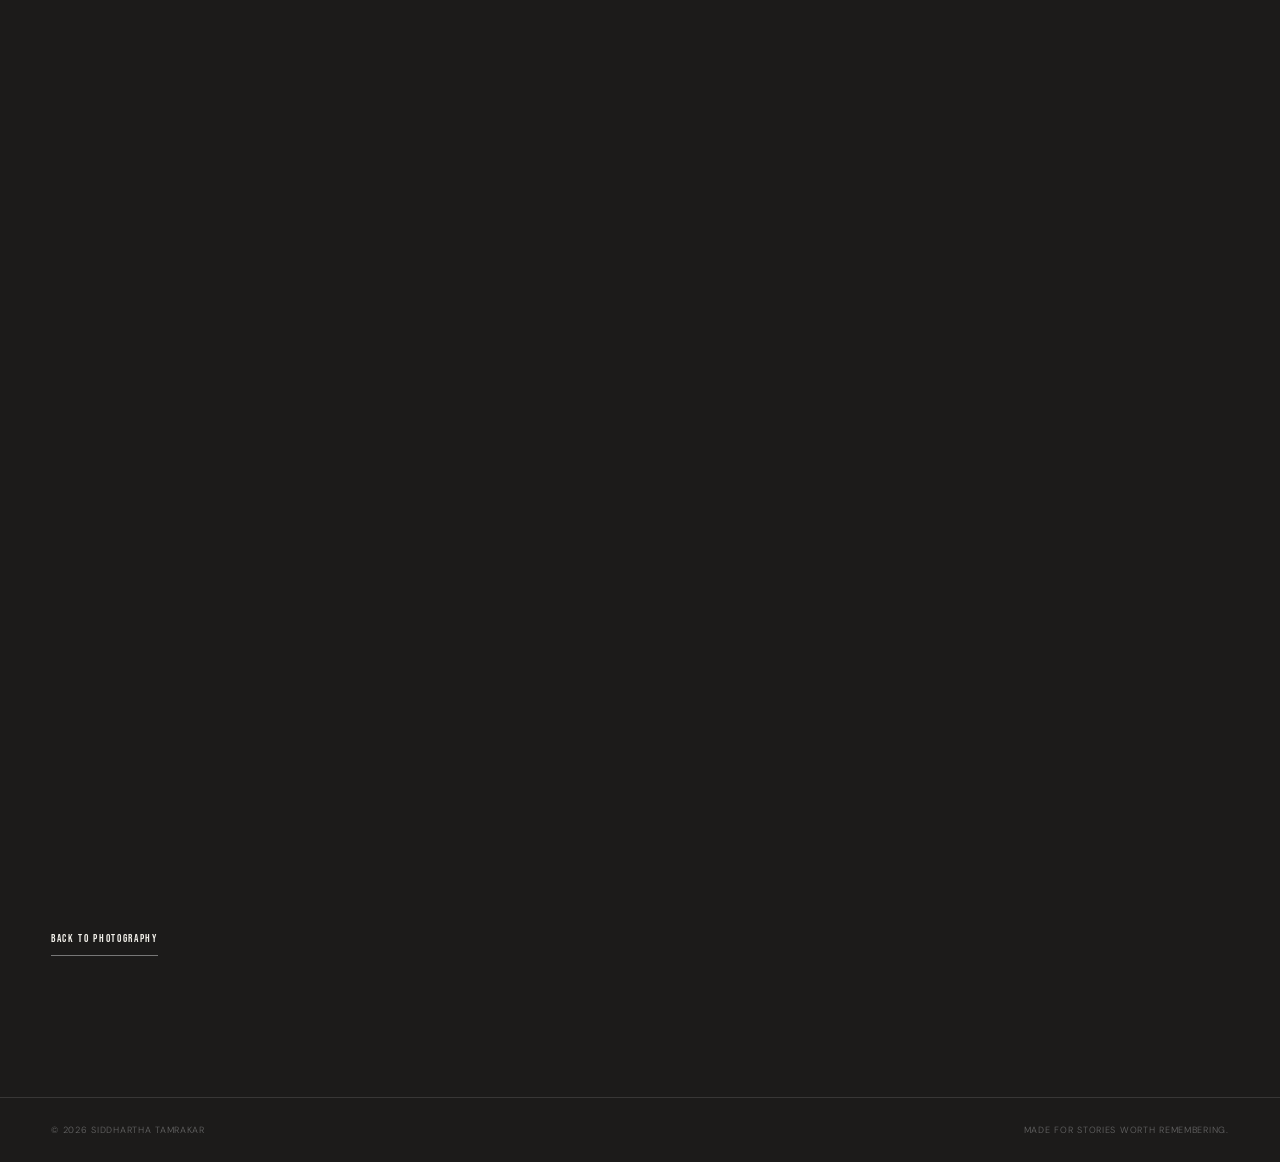
<file: street.html>
<!DOCTYPE html>
<html lang="en">
<head>
  <meta charset="UTF-8">
  <meta name="viewport" content="width=device-width, initial-scale=1.0">
  <meta name="description" content="Street photography by Siddhartha Tamrakar.">
  <title>Street — Siddhartha Tamrakar</title>
  <link rel="preconnect" href="https://fonts.googleapis.com">
  <link rel="preconnect" href="https://fonts.gstatic.com" crossorigin>
  <link href="https://fonts.googleapis.com/css2?family=Bebas+Neue&family=DM+Sans:wght@300;400;500;600&display=swap" rel="stylesheet">
  <link rel="stylesheet" href="style.css?v=17">
</head>
<body>
  <div class="cursor-glow" aria-hidden="true"></div>
  <header class="site-header">
    <a class="brand" href="index.html#home" aria-label="Siddhartha Tamrakar home">
      <span class="brand-logo-frame"><img class="brand-logo" src="assets/icons/alternative-logo.png?v=2" alt=""></span>
      <span class="brand-name">Siddhartha Tamrakar</span>
    </a>
    <button class="menu-toggle" aria-label="Open navigation" aria-expanded="false"><span></span><span></span></button>
    <nav class="main-nav" aria-label="Main navigation">
      <a href="index.html#home">HOME</a><a href="index.html#photography">PHOTOGRAPHY</a>
      <a href="index.html#visual-works">VISUAL WORKS</a><a href="index.html#design">DESIGN</a>
      <a href="index.html#about">ABOUT</a><a href="index.html#contact">CONTACT</a>
    </nav>
  </header>
  <main>
    <section class="section work-section category-page">
      <div class="section-heading reveal">
        <div><p class="eyebrow">PHOTOGRAPHY</p><h1 class="section-heading-title">Street</h1></div>
        <p class="section-intro">Everyday life and the unexpected stories unfolding around us.</p>
      </div>
      <nav class="filter-row" aria-label="Photography categories">
        <a class="filter" href="portraits.html">PORTRAITS</a><a class="filter" href="weddings.html">WEDDINGS</a>
        <a class="filter" href="events.html">EVENTS</a>
        <a class="filter active" href="street.html" aria-current="page">STREET</a>
        <a class="filter" href="nature.html">NATURE</a><a class="filter" href="culture.html">CULTURE</a>
        <a class="filter" href="collabrated-works.html">COLLABRATED WORKS</a>
      </nav>
      <div class="photo-grid category-gallery" data-gallery="street"></div>
      <a class="text-link category-back" href="index.html#photography">Back to photography</a>
    </section>
  </main>
  <footer class="site-footer">
    <span>© <span id="year"></span> Siddhartha Tamrakar</span><span>Made for stories worth remembering.</span>
  </footer>
  <script src="gallery-data.js?v=2"></script>
  <script src="script.js"></script>
</body>
</html>
</file>
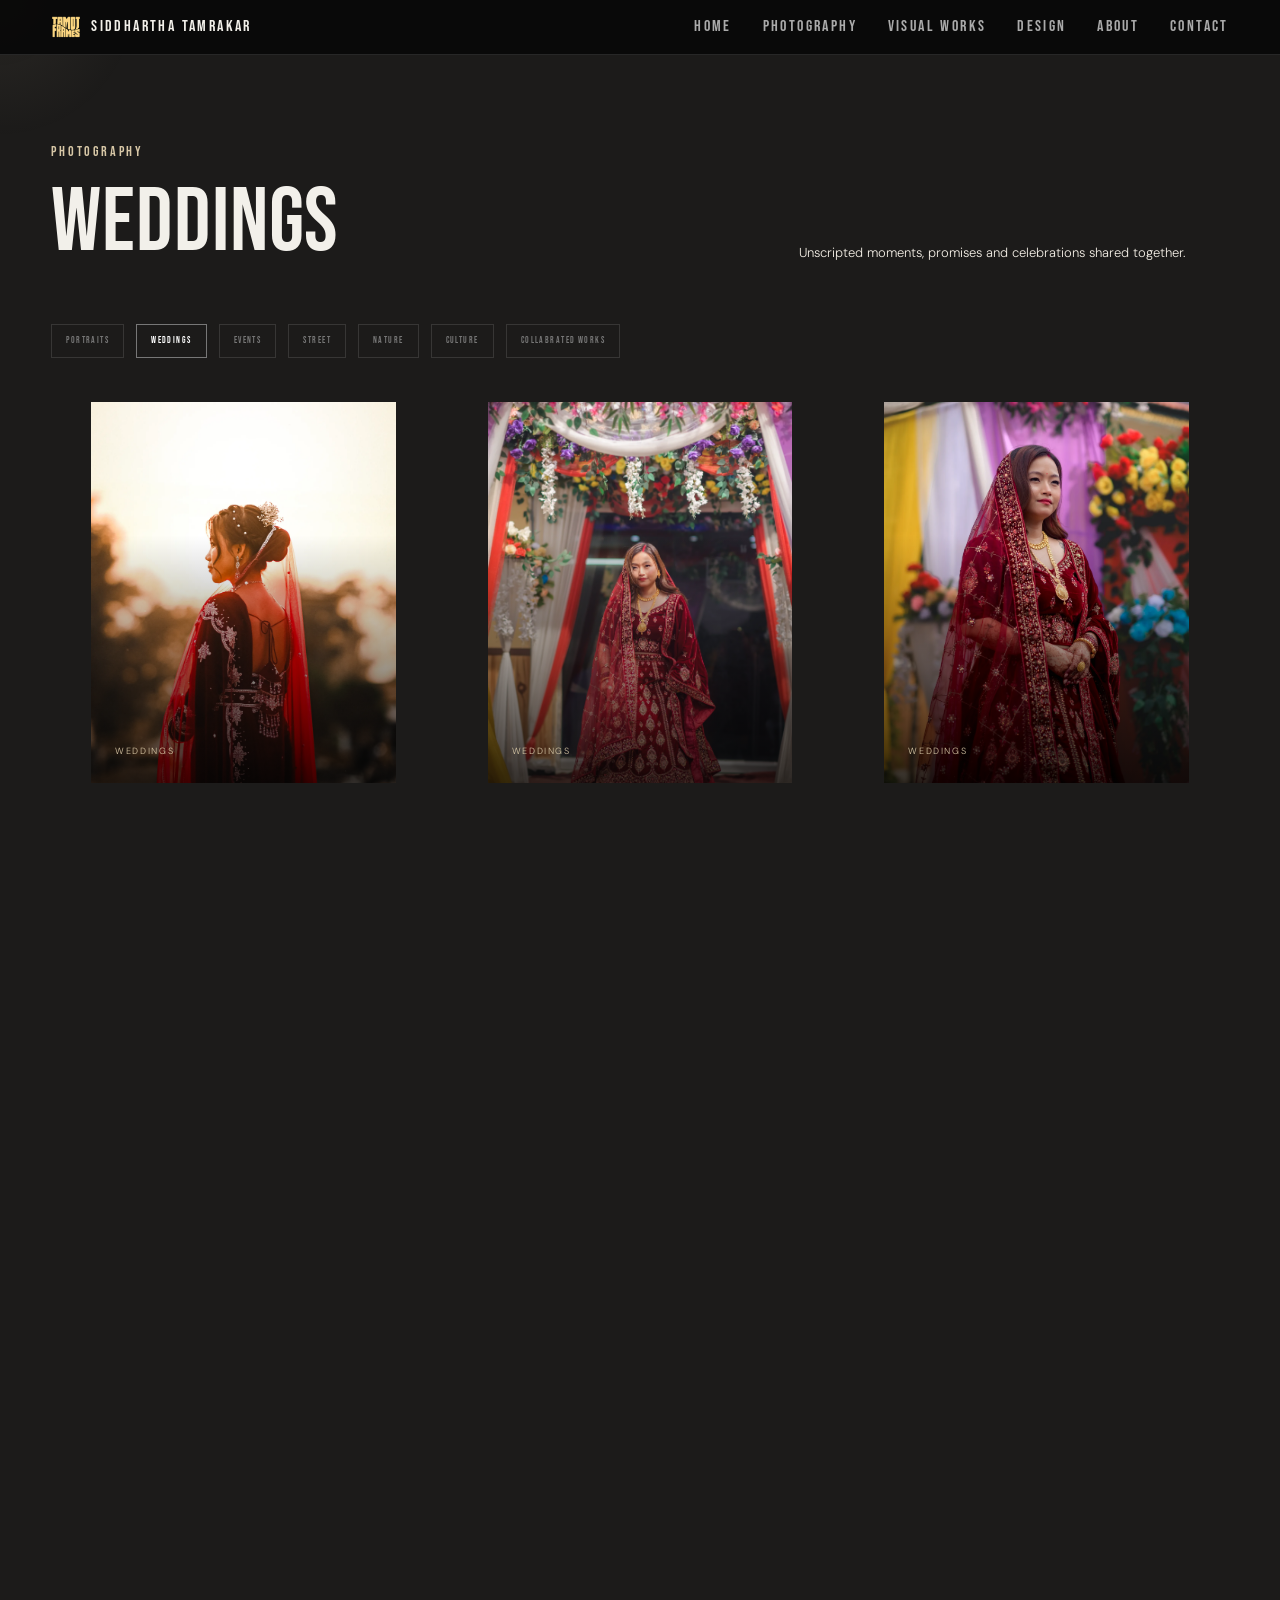
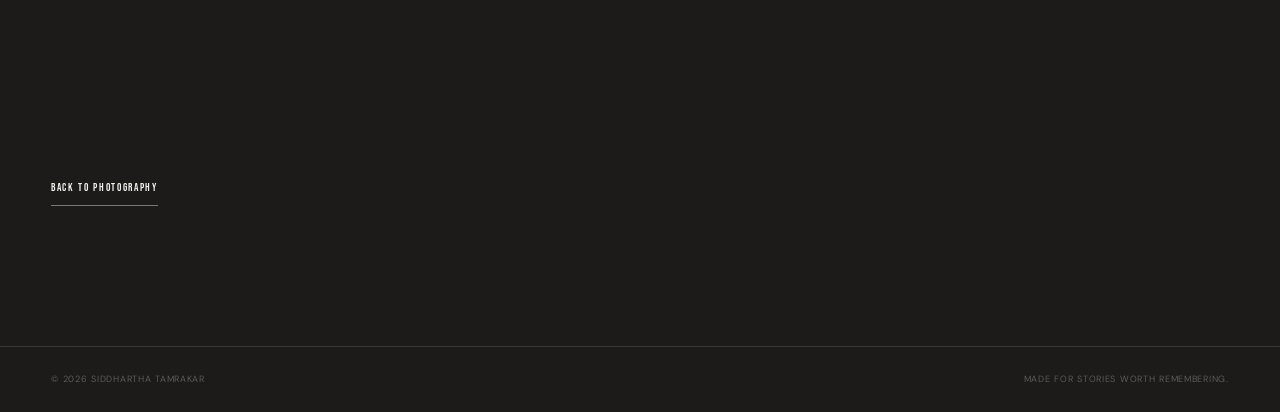
<file: weddings.html>
<!DOCTYPE html>
<html lang="en">
<head>
  <meta charset="UTF-8">
  <meta name="viewport" content="width=device-width, initial-scale=1.0">
  <meta name="description" content="Wedding photography by Siddhartha Tamrakar.">
  <title>Weddings — Siddhartha Tamrakar</title>
  <link rel="preconnect" href="https://fonts.googleapis.com">
  <link rel="preconnect" href="https://fonts.gstatic.com" crossorigin>
  <link href="https://fonts.googleapis.com/css2?family=Bebas+Neue&family=DM+Sans:wght@300;400;500;600&display=swap" rel="stylesheet">
  <link rel="stylesheet" href="style.css?v=17">
</head>
<body>
  <div class="cursor-glow" aria-hidden="true"></div>
  <header class="site-header">
    <a class="brand" href="index.html#home" aria-label="Siddhartha Tamrakar home">
      <span class="brand-logo-frame"><img class="brand-logo" src="assets/icons/alternative-logo.png?v=2" alt=""></span>
      <span class="brand-name">Siddhartha Tamrakar</span>
    </a>
    <button class="menu-toggle" aria-label="Open navigation" aria-expanded="false"><span></span><span></span></button>
    <nav class="main-nav" aria-label="Main navigation">
      <a href="index.html#home">HOME</a><a href="index.html#photography">PHOTOGRAPHY</a>
      <a href="index.html#visual-works">VISUAL WORKS</a><a href="index.html#design">DESIGN</a>
      <a href="index.html#about">ABOUT</a><a href="index.html#contact">CONTACT</a>
    </nav>
  </header>
  <main>
    <section class="section work-section category-page">
      <div class="section-heading reveal">
        <div><p class="eyebrow">PHOTOGRAPHY</p><h1 class="section-heading-title">Weddings</h1></div>
        <p class="section-intro">Unscripted moments, promises and celebrations shared together.</p>
      </div>
      <nav class="filter-row" aria-label="Photography categories">
        <a class="filter" href="portraits.html">PORTRAITS</a>
        <a class="filter active" href="weddings.html" aria-current="page">WEDDINGS</a>
        <a class="filter" href="events.html">EVENTS</a><a class="filter" href="street.html">STREET</a>
        <a class="filter" href="nature.html">NATURE</a><a class="filter" href="culture.html">CULTURE</a>
        <a class="filter" href="collabrated-works.html">COLLABRATED WORKS</a>
      </nav>
      <div class="photo-grid category-gallery" data-gallery="weddings"></div>
      <a class="text-link category-back" href="index.html#photography">Back to photography</a>
    </section>
  </main>
  <footer class="site-footer">
    <span>© <span id="year"></span> Siddhartha Tamrakar</span><span>Made for stories worth remembering.</span>
  </footer>
  <script src="gallery-data.js"></script>
  <script src="script.js"></script>
</body>
</html>
</file>
<file: style.css>
:root {
  --bg:#1C1B1A; --surface:#1CB1B1A; --surface-2:#151515; --text:#f2f0ea;
  --muted:#f4efe6; --line:rgba(255,255,255,.12); --accent:#d7c7a6;
  --max:1380px; --pad:clamp(20px,4vw,64px);
}
*{box-sizing:border-box} html{scroll-behavior:smooth} body{margin:0;background:var(--bg);color:var(--text);font-family:"DM Sans",Arial,sans-serif;font-weight:300;line-height:1.6} a{color:inherit;text-decoration:none} button{font:inherit}
::selection{background:var(--accent);color:#111}.section{position:relative;padding:clamp(90px,11vw,170px) var(--pad);max-width:1600px;margin:auto}.dark-alt{background:var(--surface)}
.site-header{position:fixed;z-index:20;top:0;left:0;width:100%;display:flex;align-items:center;justify-content:space-between;padding:12px var(--pad);background:#090909f2;border-bottom:1px solid var(--line);transition:.3s}.site-header.scrolled{background:#090909f2;border-bottom:1px solid var(--line);backdrop-filter:blur(14px)}
.brand{display:flex;align-items:center;gap:10px;font-size:16px;letter-spacing:.15em;text-transform:uppercase}.brand-logo-frame{display:block;flex:0 0 30px;width:30px;height:30px;overflow:hidden}.brand-logo{display:block;width:100%;height:100%;object-fit:cover;transform:scale(1.3)}.brand-name{font-weight:500}
.main-nav{display:flex;gap:clamp(14px,2.4vw,38px)}.main-nav a{font-size:16px;letter-spacing:.15em;color:#aaa;transition:.25s}.main-nav a:hover,.main-nav a.active{color:#fff}.menu-toggle{display:none;background:none;border:0;color:#fff}
.hero{height:100svh;min-height:680px;max-width:none;padding:0;display:flex;align-items:flex-end;overflow:hidden}.hero-media,.hero-media img,.hero-vignette{position:absolute;inset:0;width:100%;height:100%}.hero-media img{object-fit:cover;filter:contrast(1.04) saturate(.85)}.hero-vignette{background:linear-gradient(0deg,var(--bg) 0%,color-mix(in srgb,var(--bg) 80%,transparent) 18%,transparent 65%),linear-gradient(90deg,rgba(0,0,0,.7),rgba(0,0,0,.2) 55%,rgba(0,0,0,.35))}
.hero-content{position:relative;z-index:1;max-width:800px;padding:0 var(--pad) clamp(45px,4vw,65px)}.eyebrow{font-size:14px;letter-spacing:.2em;color:var(--accent);font-weight:500;margin:0 0 20px}.hero h1{font:400 clamp(52px,7vw,104px)/.88 "Bebas Neue",sans-serif;letter-spacing:-.035em;margin:0}.hero h1 em,h2 em{font-weight:400;color:var(--accent)}.hero-copy{max-width:450px;color:#c8c5bf;font-size:14px;margin:30px 0}.text-link{display:inline-flex;gap:14px;align-items:center;border-bottom:1px solid #777;padding-bottom:8px;font-size:11px;letter-spacing:.15em;text-transform:uppercase}.text-link span{font-size:18px}.scroll-note{position:absolute;right:var(--pad);bottom:45px;font-size:9px;letter-spacing:.18em;color:#aaa;writing-mode:vertical-rl}.scroll-note span{margin-top:10px}
.section-heading{display:grid;grid-template-columns:1.2fr .8fr;gap:8vw;align-items:end;margin-bottom:60px}.section-heading h2{font:400 clamp(52px,7vw,100px)/.9 "Bebas Neue",sans-serif;letter-spacing:-.035em;margin:0}.section-intro{max-width:420px;color:var(--muted);font-size:13px;margin:0}
.filter-row{display:flex;flex-wrap:wrap;gap:12px;margin-bottom:28px}.filter{cursor:pointer;color:#777;background:none;border:1px solid var(--line);padding:9px 14px;font-size:9px;letter-spacing:.16em}.filter.active,.filter:hover{color:#fff;border-color:#777}
.photo-grid{display:grid;grid-template-columns:repeat(12,1fr);gap:12px}.photo-card{position:relative;overflow:hidden;aspect-ratio:4/5;grid-column:span 4}.photo-card img,.design-card img,.visual-thumb img,.about-image img{width:100%;height:100%;object-fit:cover;display:block;transition:transform .7s cubic-bezier(.2,.7,.2,1),filter .5s}.photo-card:hover img,.design-card:hover img{transform:scale(1.035)}.photo-card:after,.design-card:after{content:"";position:absolute;inset:35% 0 0;background:linear-gradient(transparent,#000b);pointer-events:none}.photo-card figcaption,.design-card figcaption{position:absolute;z-index:1;bottom:24px;left:24px;display:grid;gap:3px}.photo-card figcaption span,.design-card figcaption span{font-size:9px;letter-spacing:.18em;color:var(--accent)}.photo-card figcaption strong,.design-card figcaption strong{font:400 25px "Bebas Neue",sans-serif}
.visual-list{display:grid;gap:70px}.visual-card{display:grid;grid-template-columns:minmax(0,1.65fr) 1fr;gap:5vw;align-items:end}.visual-thumb{position:relative;aspect-ratio:16/9;overflow:hidden;background:#090909}.visual-thumb img{filter:contrast(1.05)}.visual-card:hover .visual-thumb img{transform:scale(1.025)}.play{position:absolute;inset:50% auto auto 50%;display:grid;place-items:center;transform:translate(-50%,-50%);width:64px;height:64px;border:1px solid #fff8;background:#0008;color:#fff;border-radius:50%;line-height:1;cursor:pointer}.play::before{content:"";width:0;height:0;border-top:8px solid transparent;border-bottom:8px solid transparent;border-left:12px solid currentColor;transform:translateX(2px)}.visual-meta span{font-size:9px;letter-spacing:.18em;color:var(--accent)}.visual-meta h3{font:400 clamp(30px,4vw,55px)/1 "Bebas Neue",sans-serif;margin:15px 0}.visual-meta p{color:var(--muted);font-size:12px}
.design-grid{display:grid;grid-template-columns:repeat(2,1fr);gap:12px}.design-card{position:relative;aspect-ratio:3/4;overflow:hidden}.design-card figcaption{left:20px;bottom:20px}
.about-layout{max-width:1200px;margin:auto;display:grid;grid-template-columns:.85fr 1fr;gap:9vw;align-items:center}.about-image{aspect-ratio:9/16;overflow:hidden;background:#111;max-width:500px;width:100%;justify-self:center}.about-copy h2{font:400 clamp(55px,7vw,95px)/.9 "Bebas Neue",sans-serif;margin:0 0 35px}.about-copy .lead{font:400 20px/1.45 "DM Sans",sans-serif;color:#ddd;max-width:550px}.about-copy .intro{font-size:15px;color:var(--muted);max-width:580px}.about-tags{display:flex;flex-wrap:wrap;gap:8px;margin-top:30px}.about-tags span{font-size:9px;letter-spacing:.15em;border:1px solid var(--line);padding:8px 11px;color:#aaa}
.about-gear{margin-top:34px}.about-gear .eyebrow{margin-bottom:14px;color:var(--accent)}.about-gear-list{margin:0;padding:0;list-style:none;counter-reset:gear}.about-gear-item{display:grid;grid-template-columns:44px minmax(0,1fr);column-gap:18px;row-gap:7px;padding:24px 0;border-top:1px solid rgba(215,199,166,.28);counter-increment:gear}.about-gear-item:last-child{border-bottom:1px solid rgba(215,199,166,.28)}.about-gear-item::before{content:counter(gear,decimal-leading-zero);grid-column:1;grid-row:1/-1;padding-top:2px;color:var(--accent);font-size:13px}.about-gear-item h4,.about-gear-item p{grid-column:2;margin:0}.about-gear-item h4{color:var(--accent);font:700 clamp(20px,2.2vw,28px)/1.15 "DM Sans",Arial,sans-serif;letter-spacing:.035em}.about-gear-item p{color:#d7c7a6cc;font:400 13px/1.5 ui-monospace,SFMono-Regular,Consolas,monospace;letter-spacing:.015em}
.contact-section{min-height:85vh;display:grid;place-items:center;text-align:center}.contact-inner{max-width:800px}.contact-inner h2{font:400 clamp(65px,10vw,140px)/.82 "Bebas Neue",sans-serif;letter-spacing:-.04em;margin:0 0 30px}.contact-inner>p:not(.eyebrow){color:var(--muted);font-size:16px}.contact-email{display:inline-block;margin-top:25px;font:400 clamp(22px,3vw,40px) "Bebas Neue",sans-serif;border-bottom:1px solid #777;padding-bottom:7px}.contact-email span{font-family:Inter;font-size:16px}.socials{display:flex;justify-content:center;gap:14px;margin-top:45px}.socials a{font-size:9px;letter-spacing:.15em;text-transform:uppercase;color:#c8c5bf;padding:12px 18px;border:1px solid rgba(255,255,255,.2);border-radius:999px;background:rgba(255,255,255,.045);box-shadow:inset 0 1px rgba(255,255,255,.12),0 4px 18px rgba(0,0,0,.12);backdrop-filter:blur(14px);-webkit-backdrop-filter:blur(14px);transition:background .25s,border-color .25s,color .25s}.socials a:hover{color:#fff;background:rgba(255,255,255,.1);border-color:rgba(255,255,255,.36)}
.site-footer{display:flex;justify-content:space-between;padding:25px var(--pad);border-top:1px solid var(--line);color:#666;font-size:9px;letter-spacing:.08em;text-transform:uppercase}.cursor-glow{position:fixed;width:300px;height:300px;border-radius:50%;background:radial-gradient(circle,#d7c7a612,transparent 65%);pointer-events:none;z-index:0;transform:translate(-50%,-50%)}
.reveal{opacity:0;transform:translateY(32px) scale(.985);transition:opacity .75s cubic-bezier(.2,.7,.2,1),transform .75s cubic-bezier(.2,.7,.2,1);transition-delay:var(--reveal-delay,0s)}.reveal.visible{opacity:1;transform:none}
.photo-grid .photo-card:nth-child(2),.design-grid .design-card:nth-child(2),.visual-list .visual-card:nth-child(2){--reveal-delay:100ms}
.photo-grid .photo-card:nth-child(3),.design-grid .design-card:nth-child(3){--reveal-delay:200ms}
.photo-grid .photo-card:nth-child(4),.design-grid .design-card:nth-child(4){--reveal-delay:300ms}
.photo-grid .photo-card:nth-child(5){--reveal-delay:400ms}
.photo-grid .photo-card:nth-child(6){--reveal-delay:500ms}
@media(prefers-reduced-motion:reduce){.reveal,.reveal.visible{opacity:1;transform:none;transition:none}}

@media(max-width:850px){
  .site-header{padding-top:14px}.brand-name{position:absolute;left:50%;transform:translateX(-50%);display:block;max-width:calc(100% - 130px);overflow:hidden;font-size:16px;letter-spacing:.07em;white-space:nowrap;text-overflow:clip}.menu-toggle{display:flex;flex-direction:column;gap:6px;padding:8px}.menu-toggle span{display:block;width:25px;height:1px;background:#fff}.main-nav{position:absolute;top:0;right:0;width:min(310px,82vw);height:100svh;background:#0c0c0c;display:flex;flex-direction:column;justify-content:center;padding:40px;gap:25px;transform:translateX(105%);transition:.35s;border-left:1px solid var(--line)}.main-nav.open{transform:none}.main-nav a{font-size:16px}
  .hero{min-height:650px;padding:0}.hero-content{padding-bottom:30px}.hero h1{font-size:clamp(57px,15vw,90px)}.scroll-note{display:none}.section{padding-top:95px;padding-bottom:95px}.section-heading{grid-template-columns:1fr;gap:25px;margin-bottom:40px}.section-heading h2{font-size:65px}
  .photo-grid{grid-template-columns:1fr}.photo-card{grid-column:span 1}.photo-card figcaption strong{font-size:20px}
  .visual-card{grid-template-columns:1fr;gap:25px}.visual-list{gap:60px}.visual-meta h3{margin-top:10px}
  .about-layout{grid-template-columns:1fr;gap:50px}.about-image{max-width:560px;width:100%;justify-self:center}.design-grid{grid-template-columns:1fr}
  .site-footer{gap:15px;flex-direction:column}
}
@media(max-width:480px){
  .hero-copy{margin-top:20px}.filter-row{gap:7px}.filter{font-size:8px;padding:8px 10px}.photo-card figcaption,.design-card figcaption{left:15px;bottom:15px}.photo-card figcaption strong,.design-card figcaption strong{font-size:18px}.section-heading h2{font-size:58px}.contact-inner h2{font-size:72px}.socials{flex-direction:column;align-items:center;gap:16px}
}

/* Typography update: Bebas Neue for display/header type, DM Sans for supporting copy */
h1, h2, h3, .brand-name, .eyebrow, .main-nav, .filter, .text-link,
.photo-card figcaption strong, .design-card figcaption strong, .visual-meta h3,
.contact-email { font-family: "Bebas Neue", sans-serif; font-style: normal; font-weight: 400; }
h1 em, h2 em { font-family: "Bebas Neue", sans-serif; font-style: normal; }
.hero h1, .section-heading h2, .about-copy h2, .contact-inner h2 { letter-spacing: .01em; }
.visual-thumb { display:block; }
.category-page .section-heading h1 { font:400 clamp(52px,7vw,100px)/.9 "Bebas Neue",sans-serif; letter-spacing:.01em; margin:0; }
.category-gallery { max-width:none; }
.category-gallery .photo-card { grid-column:span 4; }
.photo-card video { display:block; width:100%; height:100%; object-fit:cover; background:#111; }
.photo-card-link { position:absolute; inset:0; z-index:2; }
.photo-card-link:focus-visible { outline:2px solid var(--accent); outline-offset:-4px; }
.category-back { margin-top:32px; }
.photo-card,.design-card { cursor:zoom-in; }
.photo-card:focus-visible,.design-card:focus-visible { outline:2px solid var(--accent); outline-offset:3px; }
.image-lightbox { position:fixed; inset:0; width:100vw; height:100dvh; max-width:none; max-height:none; margin:0; padding:48px 64px 24px; overflow:visible; border:0; background:transparent; color:var(--text); }
.image-lightbox[open] { display:flex; flex-direction:column; align-items:center; justify-content:center; gap:12px; }
.lightbox-open { overflow:hidden; }
.image-lightbox::backdrop { background:rgba(0,0,0,.9); }
.image-lightbox-image { display:block; width:auto; height:auto; max-width:100%; max-height:calc(100dvh - 112px); object-fit:contain; margin:0 auto; }
.image-lightbox-caption { margin:0; color:var(--text); font:400 11px/1.4 "Bebas Neue",sans-serif; letter-spacing:.16em; text-align:center; }
.image-lightbox-close,.image-lightbox-nav { position:fixed; display:grid; place-items:center; border:1px solid rgba(255,255,255,.2); background:rgba(12,12,12,.45); color:var(--text); cursor:pointer; transition:background .2s,border-color .2s,color .2s; }
.image-lightbox-close:hover,.image-lightbox-nav:hover { border-color:var(--accent); background:#171717; color:var(--accent); }
.image-lightbox-close { top:16px; right:16px; width:40px; height:40px; padding:0; font:300 28px/1 "DM Sans",Arial,sans-serif; }
.image-lightbox-nav { top:50%; width:40px; height:40px; padding:0; transform:translateY(-50%); font:300 20px/1 "DM Sans",Arial,sans-serif; }
.image-lightbox-nav[hidden] { display:none; }
.image-lightbox-previous { left:20px; }
.image-lightbox-next { right:20px; }
@media(max-width:600px) {
  .image-lightbox { padding:48px 52px 20px; }
  .image-lightbox-image { max-width:100%; max-height:calc(100dvh - 100px); }
  .image-lightbox-nav { width:34px; height:34px; }
  .image-lightbox-previous { left:8px; }
  .image-lightbox-next { right:8px; }
}
@media(max-width:850px) {
  .category-page .section-heading h1 { font-size:65px; }
}
@media(max-width:480px) {
  .category-page .section-heading h1 { font-size:58px; }
}
</file>
